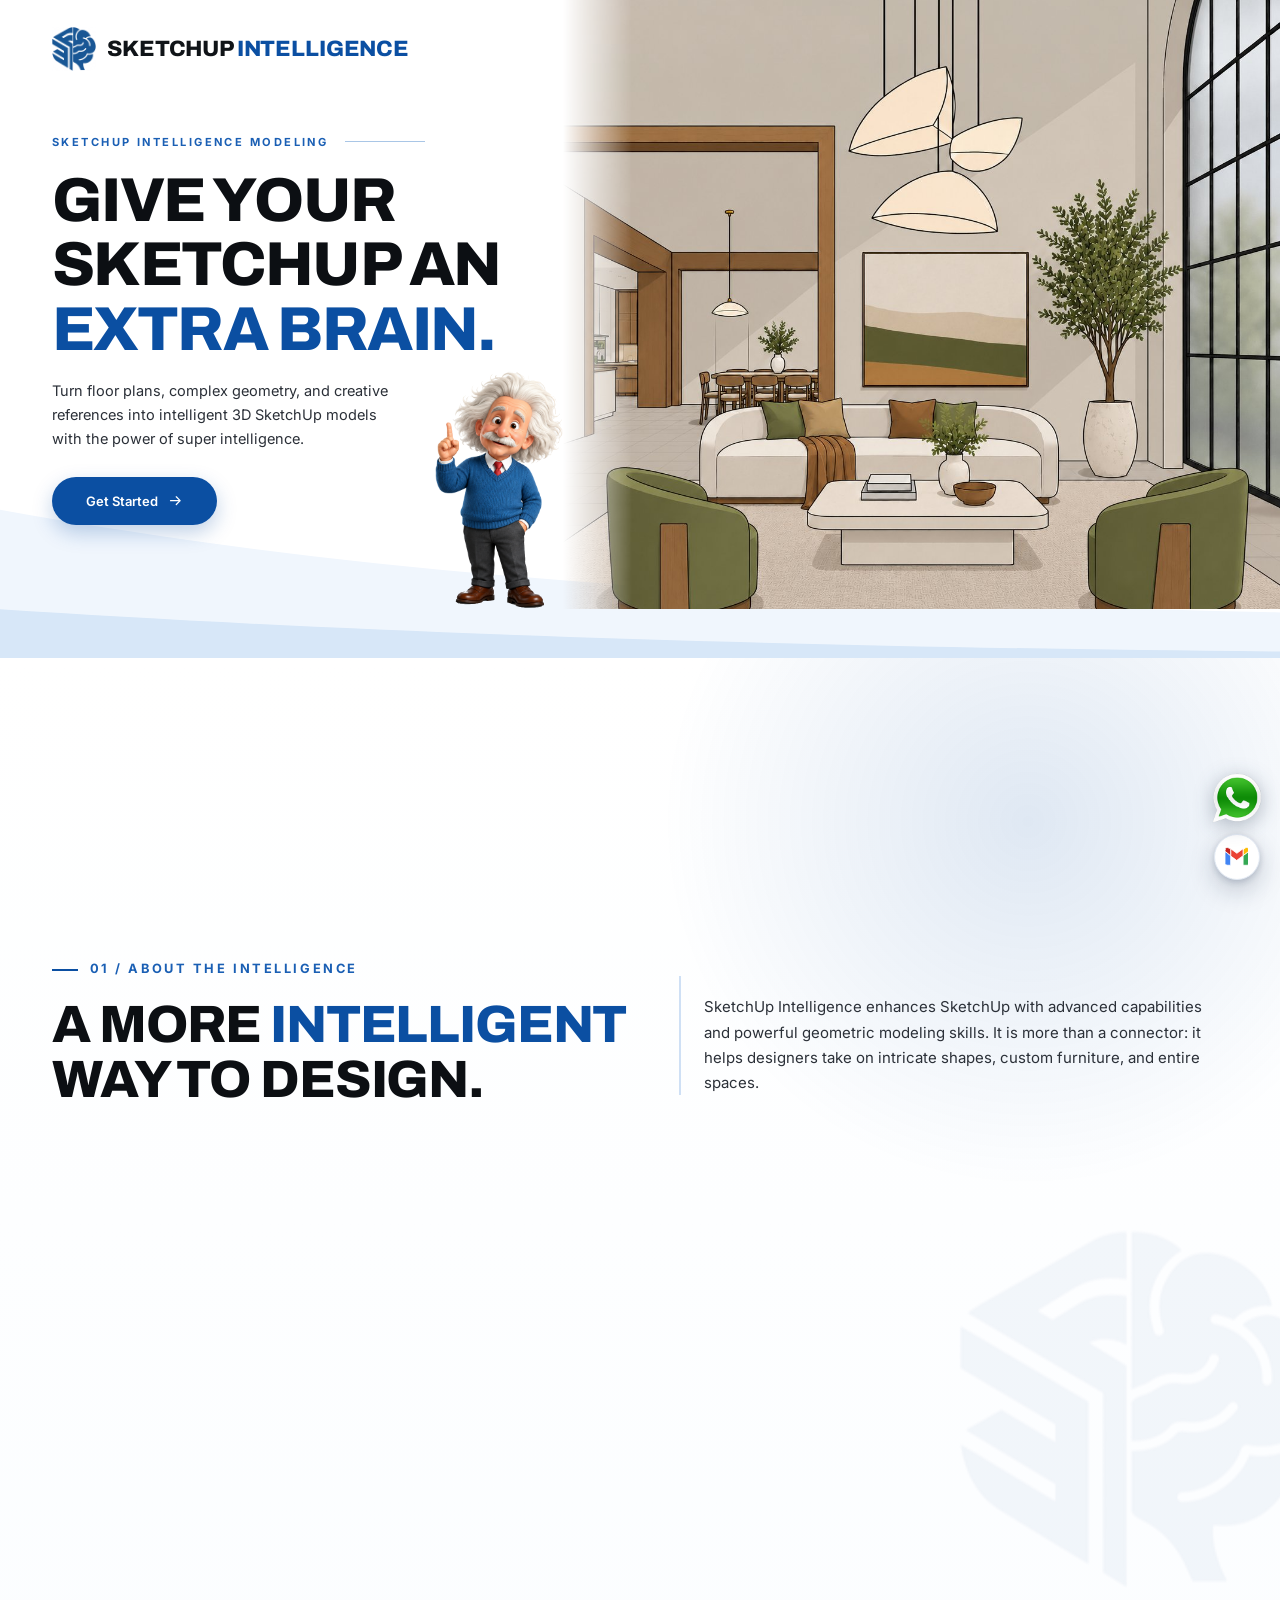
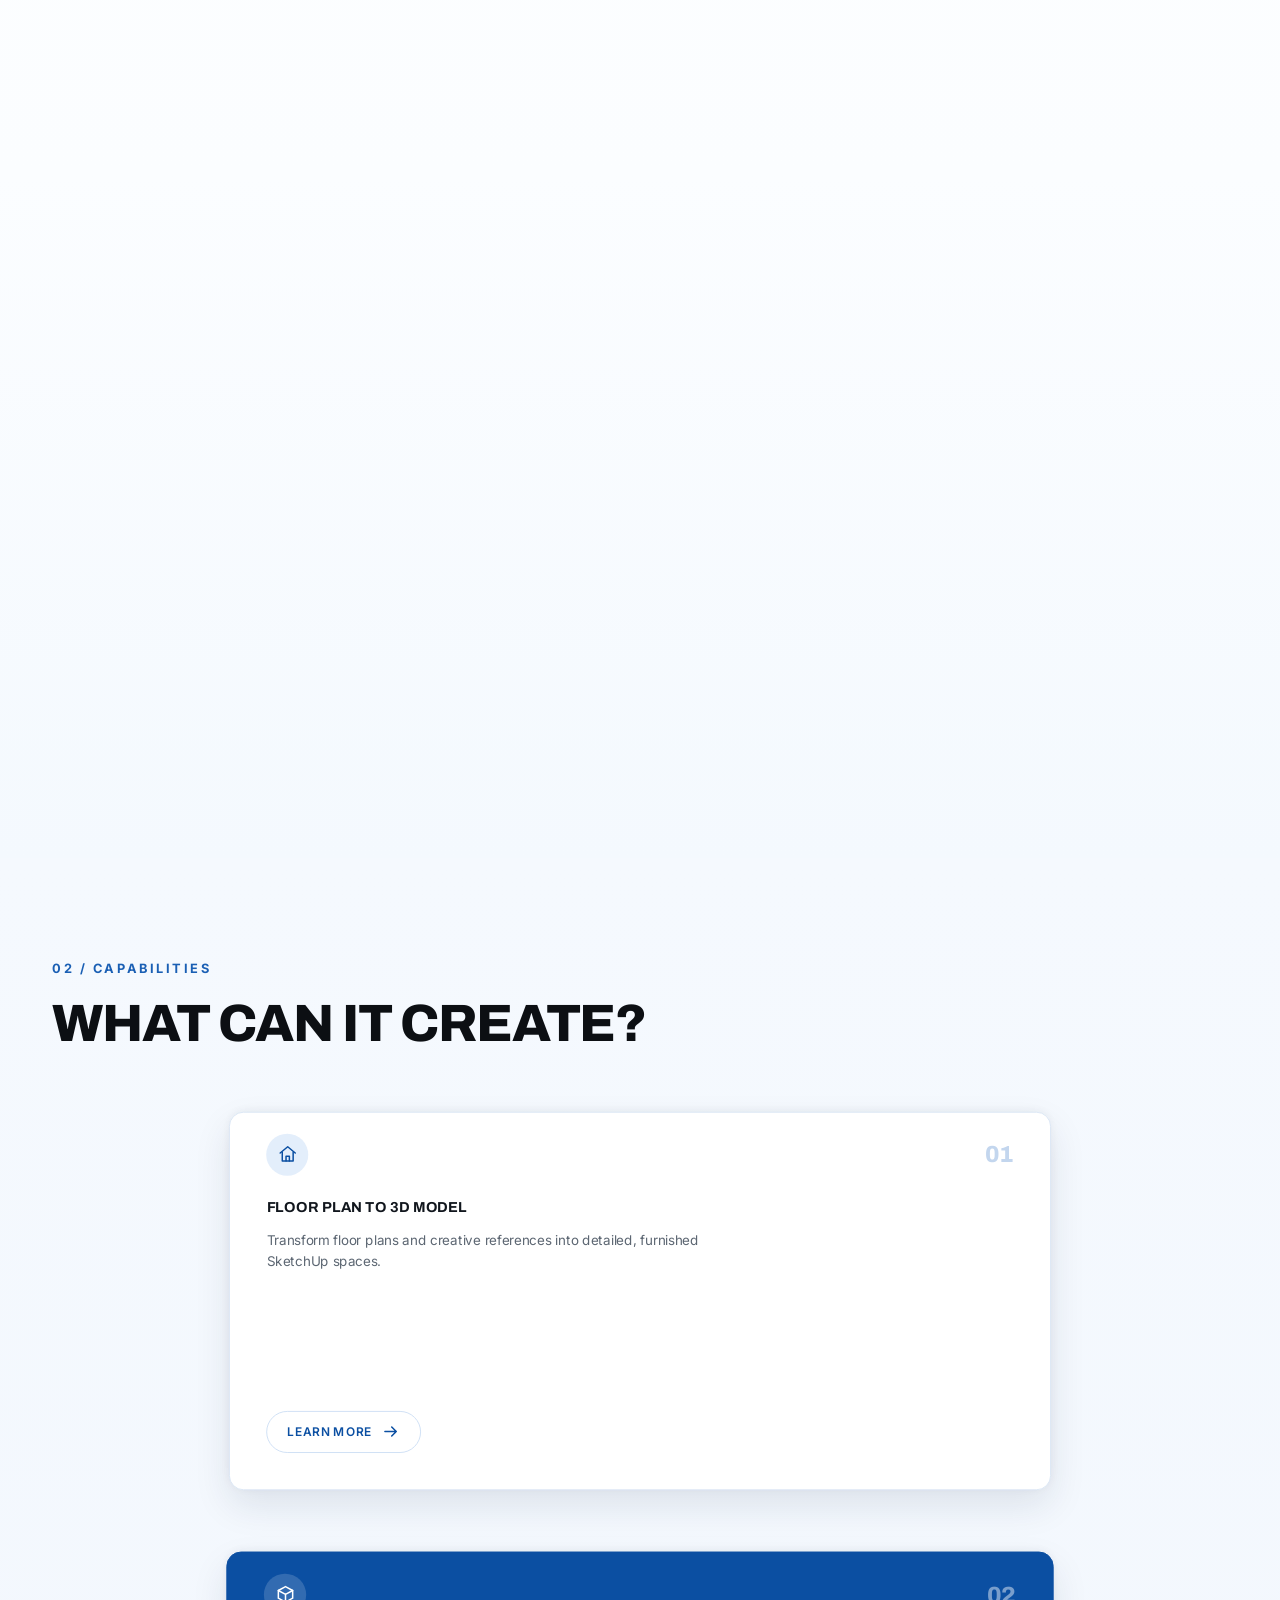
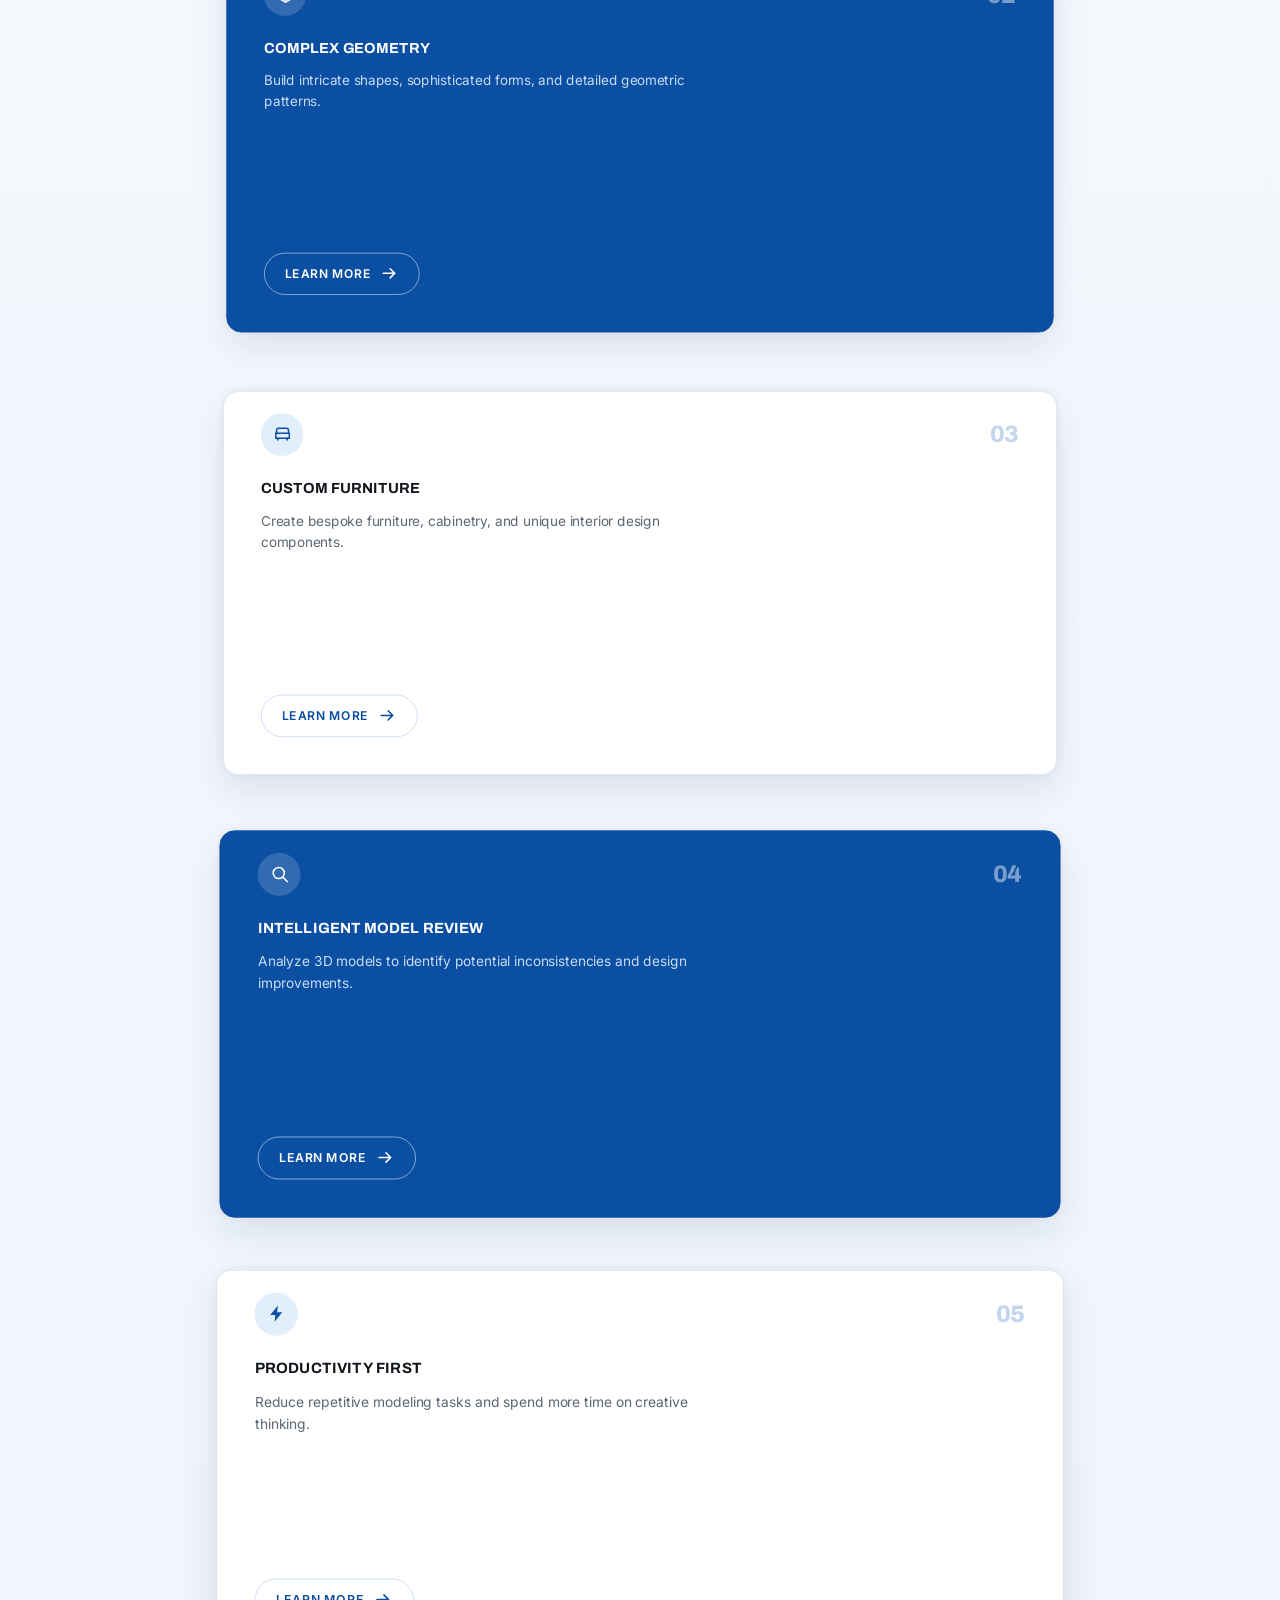
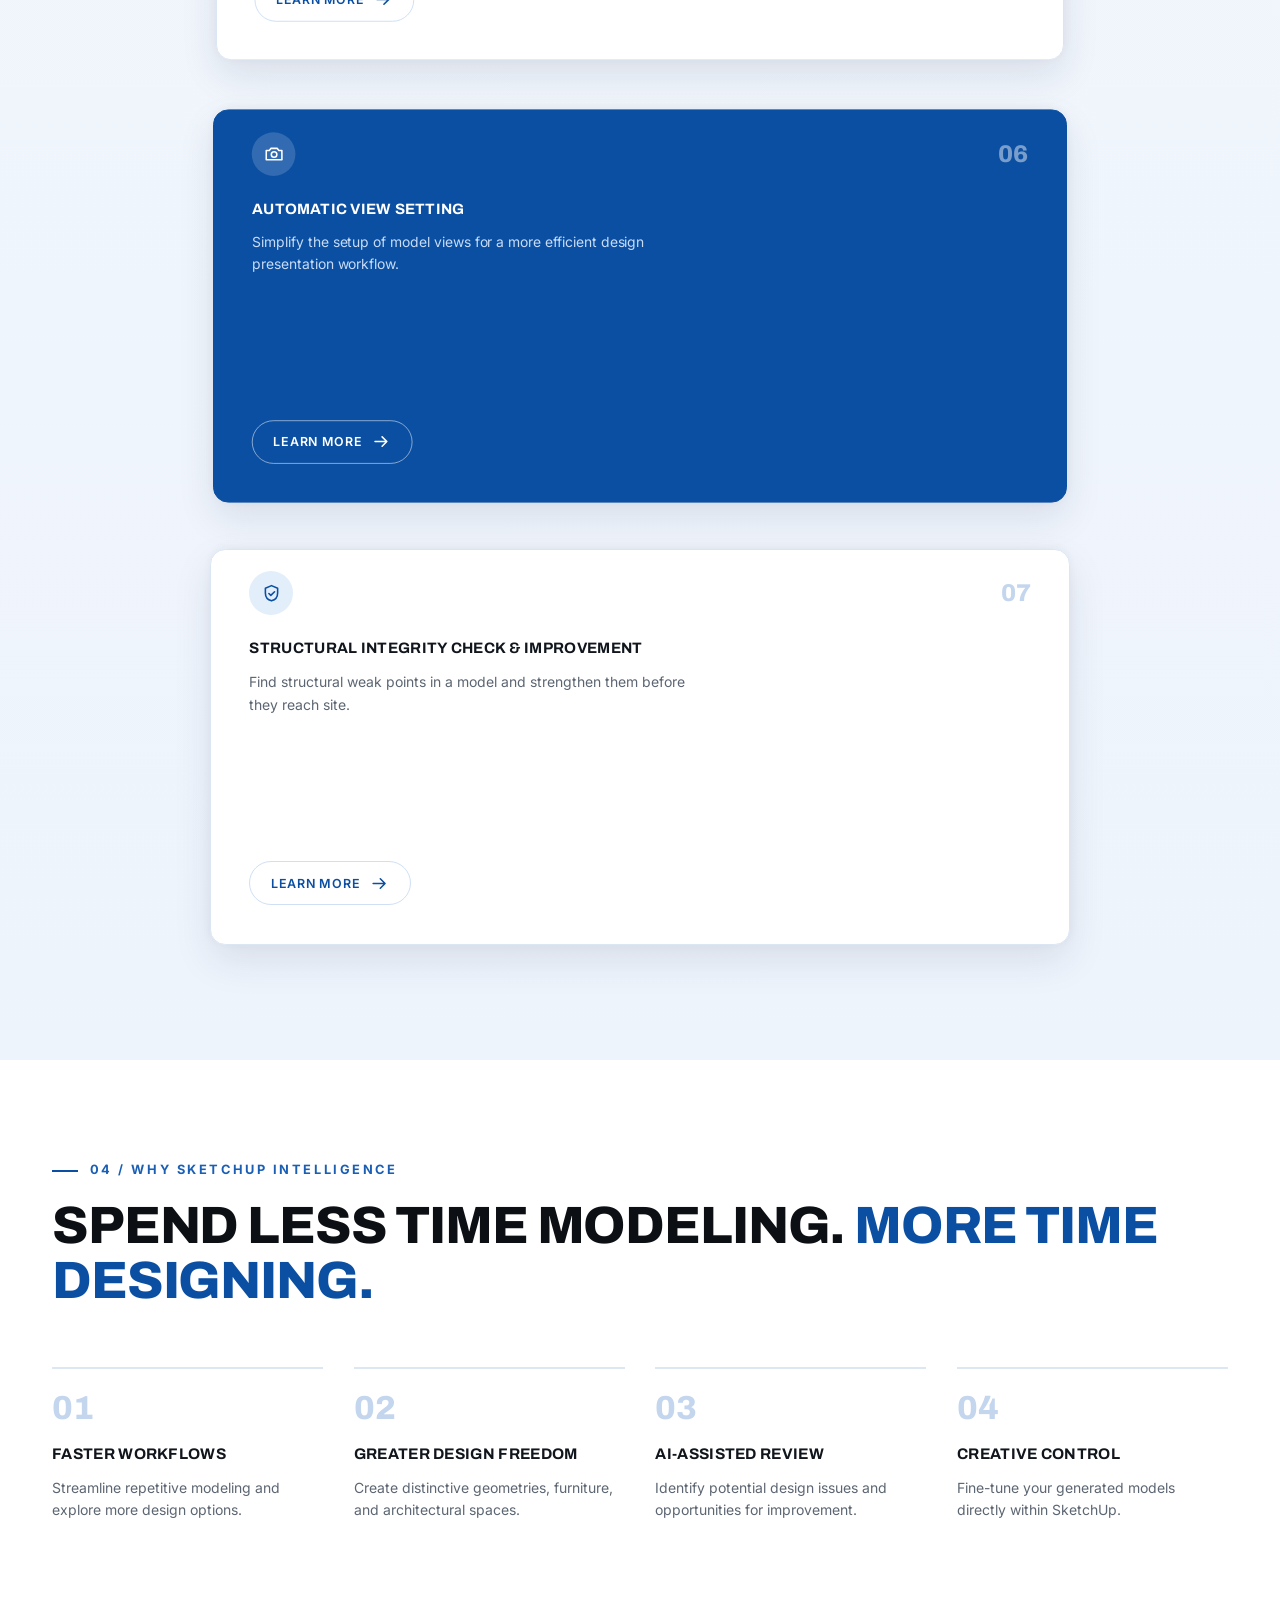
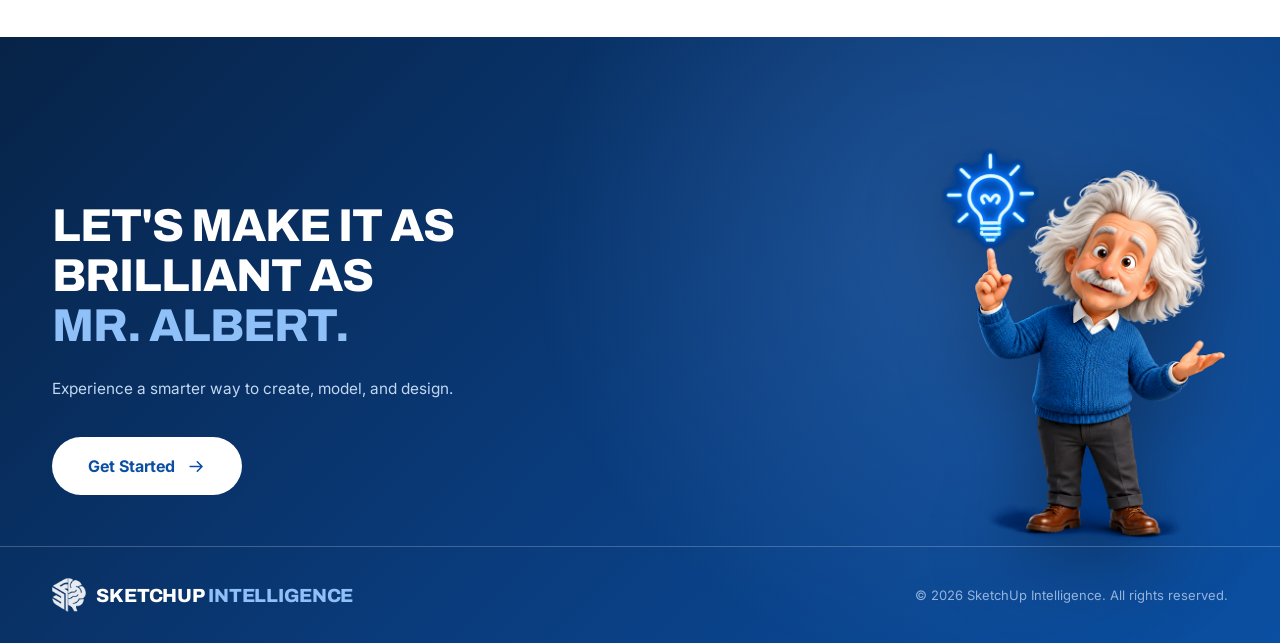
<file: index.html>
<!DOCTYPE html>
<html lang="en">
<head>
<meta charset="UTF-8" />
<meta name="viewport" content="width=device-width, initial-scale=1" />
<title>SketchUp Intelligence — Give Your SketchUp An Extra Brain</title>
<meta name="description" content="Turn floor plans, complex geometry, and creative references into intelligent 3D SketchUp models with the power of super intelligence." />
<!-- Brand mark as the tab icon. Paths are relative so the page still works
     opened straight off disk, not only when served from the site root. -->
<link rel="icon" href="favicon.ico" sizes="16x16 32x32 48x48 64x64" />
<link rel="apple-touch-icon" href="apple-touch-icon.png" />
<link rel="preconnect" href="https://fonts.googleapis.com" />
<link rel="preconnect" href="https://fonts.gstatic.com" crossorigin />
<link href="https://fonts.googleapis.com/css2?family=Archivo:wght@600;700;800;900&family=Inter:wght@400;500;600;700&display=swap" rel="stylesheet" />
<link rel="stylesheet" href="styles.css" />
<!-- Only hide reveal targets if scripting is actually running, so a JS
     failure can never leave the sections blank. Inline and before the
     stylesheet is applied, to avoid a flash of visible content. -->
<script>
/* Hide reveal targets only while scripting is actually working. If app.js
   never initialises, drop the flag so nothing stays stuck at opacity 0. */
(function (d, w) {
  d.documentElement.className += ' js-reveal';
  w.addEventListener('load', function () {
    setTimeout(function () {
      if (!w.__revealReady) d.documentElement.classList.remove('js-reveal');
    }, 400);
  });
})(document, window);
</script>
</head>
<body>

  <div class="page">

    <!-- decorative background curves -->
    <svg class="bg-curves" viewBox="0 0 1672 860" preserveAspectRatio="none" aria-hidden="true">
      <path d="M0,666 C420,742 900,784 1672,800 L1672,860 L0,860 Z" fill="#f0f6fd" />
      <path d="M0,796 C430,824 980,845 1672,851 L1672,860 L0,860 Z" fill="#d7e7f8" />
    </svg>

    <!-- hero artwork -->
    <div class="hero-art" data-reveal="right">
      <img class="backdrop" src="assets/interior.jpg" alt="Illustrated double-height living room with a tall arched window, olive tree, curved white sofa and green armchairs" />
    </div>

    <!-- header -->
    <header class="header">
      <a class="logo" href="#">
        <img src="assets/logo.png" alt="" />
        <span class="logo-text">SKETCHUP <span>INTELLIGENCE</span></span>
      </a>
    </header>

    <!-- hero copy -->
    <main class="hero">
      <p class="eyebrow" data-reveal><span>SketchUp Intelligence Modeling</span><i class="rule"></i></p>

      <h1 data-reveal>
        Give Your<br />
        SketchUp An<br />
        <em>Extra Brain.</em>
      </h1>

      <p class="lede" data-reveal>
        Turn floor plans, complex geometry, and creative<br />
        references into intelligent 3D SketchUp models<br />
        with the power of super intelligence.
      </p>

      <div class="cta-row" data-reveal>
        <a class="btn btn-primary" href="#get-started">
          Get Started
          <svg viewBox="0 0 24 24" aria-hidden="true"><path d="M4 12h15M13 6l6 6-6 6" /></svg>
        </a>
      </div>

      <!-- sits beside the artwork on desktop, below the button on mobile -->
      <img class="mascot" src="assets/einstein.png" alt="" aria-hidden="true" data-reveal="zoom" />
    </main>

  </div>

  <!-- ===================== 02 · introduction ===================== -->
  <section class="intro" id="about">
    <!-- .intro-pin is the scroll runway: it is taller than the viewport, and
         .intro-stick holds the section still while it passes. The claim cards
         below are animated off that runway's own timeline, so they fly in as
         you scroll rather than on a timer. Both only take effect where
         scroll-driven animations are supported and the viewport has room. -->
    <div class="intro-pin">
    <div class="intro-stick">
    <span class="intro-glow" aria-hidden="true" data-parallax="-0.05"></span>
    <img class="intro-mark" src="assets/logo.png" alt="" aria-hidden="true" data-parallax="0.07" />

    <div class="shell">
      <p class="section-eyebrow" data-reveal><i class="dash"></i>01 / About the Intelligence</p>

      <div class="intro-grid">
        <h2 class="section-title" data-reveal>A more <em>intelligent</em> way to design.</h2>

        <div class="intro-body" data-reveal="right">
          <p>
            SketchUp Intelligence enhances SketchUp with advanced capabilities and powerful
            geometric modeling skills. It is more than a connector: it helps designers take on
            intricate shapes, custom furniture, and entire spaces.
          </p>
        </div>
      </div>

      <div class="claims">
        <article class="claim" data-reveal="right">
          <span class="claim-icon">
            <svg viewBox="0 0 24 24" aria-hidden="true"><path d="M12 2.8 20.5 7.4v9.2L12 21.2 3.5 16.6V7.4z" /><path d="M3.5 7.4 12 12l8.5-4.6M12 12v9.2" /></svg>
          </span>
          <h3>Create complex models in a go.</h3>
        </article>

        <article class="claim" data-reveal="left">
          <span class="claim-icon">
            <svg viewBox="0 0 24 24" aria-hidden="true"><path d="M13.5 2.5 4.5 13.5h6l-1 8 9-11h-6z" fill="currentColor" stroke="none" /></svg>
          </span>
          <h3>More time for creative thinking.</h3>
        </article>
      </div>
    </div>
    </div>
    </div>
  </section>

  <!-- ===================== 03 · capabilities ===================== -->
  <section class="features" id="capabilities">
    <div class="shell">
      <p class="section-eyebrow" data-reveal>02 / Capabilities</p>
      <h2 class="section-title" data-reveal>What can it create?</h2>

      <div class="fgrid">
        <article class="fcard">
          <span class="fcard-head">
            <span class="badge">
              <svg viewBox="0 0 24 24" aria-hidden="true"><path d="M3 10.5 12 3l9 7.5" /><path d="M5.5 9.5V20h13V9.5" /><path d="M10 20v-5.5h4V20" /></svg>
            </span>
            <span class="fcard-num">01</span>
          </span>
          <h3>Floor Plan To 3D Model</h3>
          <p>Transform floor plans and creative references into detailed, furnished SketchUp spaces.</p>
          <a class="fcard-go" href="capabilities/floor-plan-to-3d-model.html" aria-label="Read more about Floor Plan To 3D Model">
            <span>Learn more</span>
            <svg viewBox="0 0 24 24" aria-hidden="true"><path d="M4 12h15M13 6l6 6-6 6" /></svg>
          </a>
        </article>

        <article class="fcard">
          <span class="fcard-head">
            <span class="badge">
              <svg viewBox="0 0 24 24" aria-hidden="true"><path d="M12 2.8 20.5 7.4v9.2L12 21.2 3.5 16.6V7.4z" /><path d="M3.5 7.4 12 12l8.5-4.6M12 12v9.2" /></svg>
            </span>
            <span class="fcard-num">02</span>
          </span>
          <h3>Complex Geometry</h3>
          <p>Build intricate shapes, sophisticated forms, and detailed geometric patterns.</p>
          <a class="fcard-go" href="capabilities/complex-geometry.html" aria-label="Read more about Complex Geometry">
            <span>Learn more</span>
            <svg viewBox="0 0 24 24" aria-hidden="true"><path d="M4 12h15M13 6l6 6-6 6" /></svg>
          </a>
        </article>

        <article class="fcard">
          <span class="fcard-head">
            <span class="badge">
              <svg viewBox="0 0 24 24" aria-hidden="true"><path d="M5 11V7.5A2.5 2.5 0 0 1 7.5 5h9A2.5 2.5 0 0 1 19 7.5V11" /><path d="M4 11h16v6H4z" /><path d="M6.5 17v2M17.5 17v2" /></svg>
            </span>
            <span class="fcard-num">03</span>
          </span>
          <h3>Custom Furniture</h3>
          <p>Create bespoke furniture, cabinetry, and unique interior design components.</p>
          <a class="fcard-go" href="capabilities/custom-furniture.html" aria-label="Read more about Custom Furniture">
            <span>Learn more</span>
            <svg viewBox="0 0 24 24" aria-hidden="true"><path d="M4 12h15M13 6l6 6-6 6" /></svg>
          </a>
        </article>

        <article class="fcard">
          <span class="fcard-head">
            <span class="badge">
              <svg viewBox="0 0 24 24" aria-hidden="true"><circle cx="11" cy="11" r="6.5" /><path d="M15.8 15.8 21 21" /></svg>
            </span>
            <span class="fcard-num">04</span>
          </span>
          <h3>Intelligent Model Review</h3>
          <p>Analyze 3D models to identify potential inconsistencies and design improvements.</p>
          <a class="fcard-go" href="capabilities/intelligent-model-review.html" aria-label="Read more about Intelligent Model Review">
            <span>Learn more</span>
            <svg viewBox="0 0 24 24" aria-hidden="true"><path d="M4 12h15M13 6l6 6-6 6" /></svg>
          </a>
        </article>

        <article class="fcard">
          <span class="fcard-head">
            <span class="badge">
              <svg viewBox="0 0 24 24" aria-hidden="true"><path d="M13.5 2.5 4.5 13.5h6l-1 8 9-11h-6z" fill="currentColor" stroke="none" /></svg>
            </span>
            <span class="fcard-num">05</span>
          </span>
          <h3>Productivity First</h3>
          <p>Reduce repetitive modeling tasks and spend more time on creative thinking.</p>
          <a class="fcard-go" href="capabilities/productivity-first.html" aria-label="Read more about Productivity First">
            <span>Learn more</span>
            <svg viewBox="0 0 24 24" aria-hidden="true"><path d="M4 12h15M13 6l6 6-6 6" /></svg>
          </a>
        </article>

        <article class="fcard">
          <span class="fcard-head">
            <span class="badge">
              <svg viewBox="0 0 24 24" aria-hidden="true"><path d="M3 8.5h3.5L8.5 6h7l2 2.5H21V19H3z" /><circle cx="12" cy="13" r="3.2" /></svg>
            </span>
            <span class="fcard-num">06</span>
          </span>
          <h3>Automatic View Setting</h3>
          <p>Simplify the setup of model views for a more efficient design presentation workflow.</p>
          <a class="fcard-go" href="capabilities/automatic-view-setting.html" aria-label="Read more about Automatic View Setting">
            <span>Learn more</span>
            <svg viewBox="0 0 24 24" aria-hidden="true"><path d="M4 12h15M13 6l6 6-6 6" /></svg>
          </a>
        </article>

        <article class="fcard">
          <span class="fcard-head">
            <span class="badge">
              <svg viewBox="0 0 24 24" aria-hidden="true"><path d="M12 3 19 6v5.4c0 4.3-2.9 7.9-7 9-4.1-1.1-7-4.7-7-9V6z" /><path d="m9 12 2.2 2.2L15.5 10" /></svg>
            </span>
            <span class="fcard-num">07</span>
          </span>
          <h3>Structural Integrity Check &amp; Improvement</h3>
          <p>Find structural weak points in a model and strengthen them before they reach site.</p>
          <a class="fcard-go" href="capabilities/structural-integrity-check.html" aria-label="Read more about Structural Integrity Check and Improvement">
            <span>Learn more</span>
            <svg viewBox="0 0 24 24" aria-hidden="true"><path d="M4 12h15M13 6l6 6-6 6" /></svg>
          </a>
        </article>
      </div>
    </div>
  </section>

  <!-- ===================== 04 · why ===================== -->
  <section class="why" id="why">
    <div class="shell">
      <p class="section-eyebrow" data-reveal><i class="dash"></i>04 / Why SketchUp Intelligence</p>
      <h2 class="section-title" data-reveal>Spend less time modeling. <em>More time designing.</em></h2>

      <div class="why-grid">
        <article class="why-item" data-reveal>
          <span class="why-num">01</span>
          <h3>Faster Workflows</h3>
          <p>Streamline repetitive modeling and explore more design options.</p>
        </article>

        <article class="why-item" data-reveal>
          <span class="why-num">02</span>
          <h3>Greater Design Freedom</h3>
          <p>Create distinctive geometries, furniture, and architectural spaces.</p>
        </article>

        <article class="why-item" data-reveal>
          <span class="why-num">03</span>
          <h3>AI-Assisted Review</h3>
          <p>Identify potential design issues and opportunities for improvement.</p>
        </article>

        <article class="why-item" data-reveal>
          <span class="why-num">04</span>
          <h3>Creative Control</h3>
          <p>Fine-tune your generated models directly within SketchUp.</p>
        </article>
      </div>
    </div>
  </section>

  <!-- ===================== final CTA + footer ===================== -->
  <section class="closing" id="start">
    <span class="closing-glow" aria-hidden="true" data-parallax="-0.06"></span>

    <div class="shell closing-grid">
      <div class="closing-copy">
        <h2 data-reveal>Let's make it as brilliant as <em>Mr.&nbsp;Albert.</em></h2>
        <p data-reveal>Experience a smarter way to create, model, and design.</p>
        <a class="closing-btn" data-reveal href="#get-started">
          Get Started
          <svg viewBox="0 0 24 24" aria-hidden="true"><path d="M4 12h15M13 6l6 6-6 6" /></svg>
        </a>
      </div>

      <img class="closing-mascot" src="assets/einstein-idea.png" alt="" aria-hidden="true" data-reveal="zoom" />
    </div>

    <footer class="site-footer">
      <div class="shell">
        <a class="logo" href="#" data-reveal>
          <img src="assets/logo.png" alt="" />
          <span class="logo-text">SKETCHUP <span>INTELLIGENCE</span></span>
        </a>

        <p class="footer-note" data-reveal>&copy; 2026 SketchUp Intelligence. All rights reserved.</p>
      </div>
    </footer>
  </section>

  <!-- Floating contact shortcuts, fixed bottom-right on every page.
       WhatsApp opens a direct chat; wa.me needs the full international
       number with no plus sign or spaces. -->
  <div class="quick-contact">
    <a class="qc-btn qc-whatsapp" href="https://wa.me/919207887312" target="_blank" rel="noopener noreferrer" aria-label="Chat with us on WhatsApp">
      <img src="assets/whatsapp.png" alt="" />
    </a>

    <a class="qc-btn qc-mail" href="#get-started" aria-label="Email us">
      <svg viewBox="0 0 52 40" aria-hidden="true">
        <path fill="#4285f4" d="M3.6 40h8.8V18.9L0 9.5v26.9C0 38 1.6 40 3.6 40z"/>
        <path fill="#34a853" d="M39.6 40h8.8c2 0 3.6-2 3.6-3.6V9.5l-12.4 9.4V40z"/>
        <path fill="#fbbc04" d="M39.6 3.6v15.3L52 9.5v-4c0-3.7-4.2-5.8-7.2-3.6l-5.2 3.7z"/>
        <path fill="#ea4335" d="M12.4 18.9V3.6L26 13.8 39.6 3.6v15.3L26 29.1z"/>
        <path fill="#c5221f" d="M0 5.5v4l12.4 9.4V3.6L7.2 1.9C4.2-.3 0 1.8 0 5.5z"/>
      </svg>
    </a>
  </div>

  <!-- ===================== enquiry modal ===================== -->
  <div class="modal" id="contact-modal" hidden>
    <div class="modal-backdrop" data-close></div>

    <div class="modal-card" role="dialog" aria-modal="true" aria-labelledby="modal-title">
      <button class="modal-close" type="button" data-close aria-label="Close">
        <svg viewBox="0 0 24 24" aria-hidden="true"><path d="M6 6l12 12M18 6L6 18" /></svg>
      </button>

      <p class="modal-eyebrow">
        <svg viewBox="0 0 24 24" aria-hidden="true">
          <path d="M12 2.5l1.9 5.3 5.3 1.9-5.3 1.9L12 16.9l-1.9-5.3L4.8 9.7l5.3-1.9z" fill="currentColor" stroke="none" />
          <path d="M18.5 15.5l.9 2.4 2.4.9-2.4.9-.9 2.4-.9-2.4-2.4-.9 2.4-.9z" fill="currentColor" stroke="none" />
        </svg>
        SketchUp Intelligence
      </p>

      <h2 id="modal-title">Tell us about your project</h2>
      <p class="modal-sub">We'll review your brief and get back within 24 hours.</p>

      <form class="modal-form" novalidate>
        <div class="field">
          <label for="f-name">Your Name</label>
          <input id="f-name" name="name" type="text" placeholder="e.g. Alex Rivera" required />
          <p class="error">Please tell us your name.</p>
        </div>

        <div class="field">
          <label for="f-email">Email Address</label>
          <input id="f-email" name="email" type="email" placeholder="hello@yourbrand.com" required />
          <p class="error">Please enter a valid email address.</p>
        </div>

        <div class="field">
          <label for="f-phone">Phone Number</label>
          <input id="f-phone" name="phone" type="tel" placeholder="+91 00000 00000" />
        </div>

        <div class="field">
          <label for="f-brief">Brief / Goals</label>
          <textarea id="f-brief" name="brief" rows="3"
            placeholder="Budget range, timeline, or anything that helps us understand your goal..."></textarea>
        </div>

        <button class="modal-submit" type="submit">
          Submit
          <svg viewBox="0 0 24 24" aria-hidden="true"><path d="M4 12h15M13 6l6 6-6 6" /></svg>
        </button>

        <p class="modal-foot">We reply within 24 hours. No calls required to start.</p>
      </form>

      <div class="modal-done" hidden>
        <span class="tick">
          <svg viewBox="0 0 24 24" aria-hidden="true"><path d="M5 12.5l4.5 4.5L19 7.5" /></svg>
        </span>
        <h3>Thanks — brief received.</h3>
        <p>We'll review it and get back to you within 24 hours.</p>
        <button class="modal-submit" type="button" data-close>Close</button>
      </div>
    </div>
  </div>

  <script src="app.js"></script>
</body>
</html>
</file>
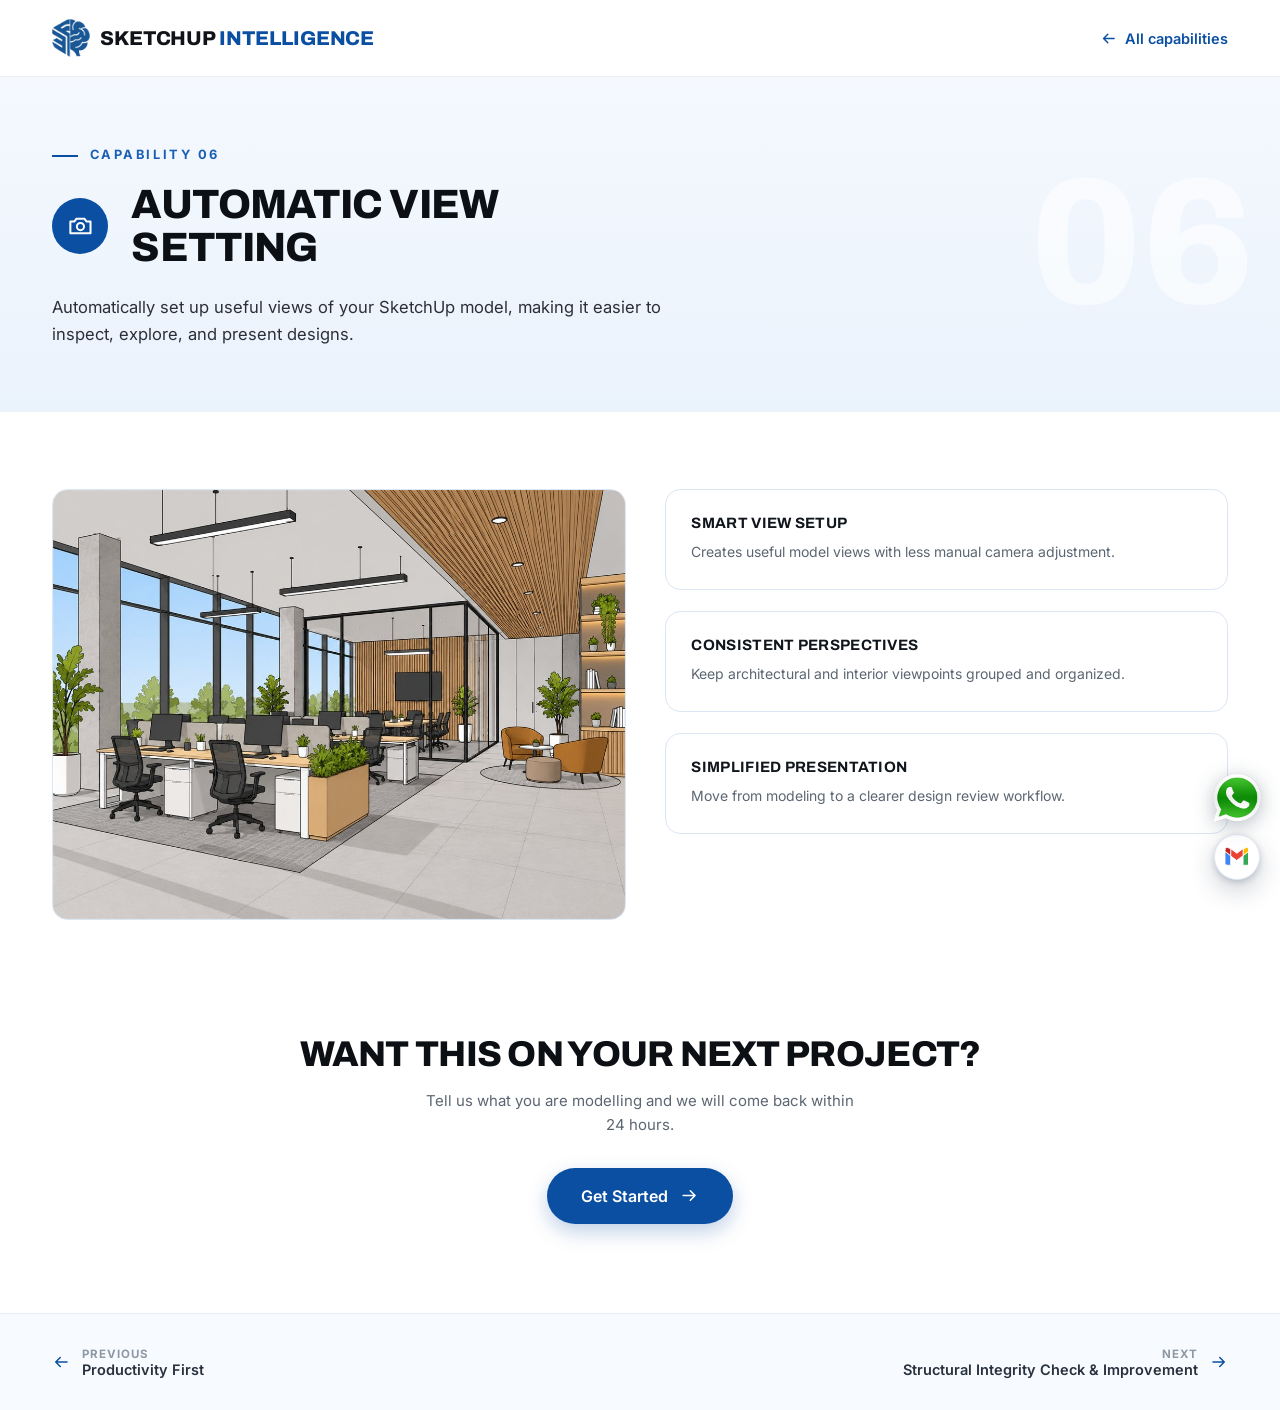
<file: capabilities/automatic-view-setting.html>
<!DOCTYPE html>
<html lang="en">
<head>
<meta charset="UTF-8" />
<meta name="viewport" content="width=device-width, initial-scale=1" />
<title>Automatic View Setting — SketchUp Intelligence</title>
<meta name="description" content="Automatically set up useful views of your SketchUp model, making it easier to inspect, explore, and present designs." />
<!-- Brand mark as the tab icon. Paths are relative so the page still works
     opened straight off disk, not only when served from the site root. -->
<link rel="icon" href="../favicon.ico" sizes="16x16 32x32 48x48 64x64" />
<link rel="apple-touch-icon" href="../apple-touch-icon.png" />
<link rel="preconnect" href="https://fonts.googleapis.com" />
<link rel="preconnect" href="https://fonts.gstatic.com" crossorigin />
<link href="https://fonts.googleapis.com/css2?family=Archivo:wght@600;700;800;900&family=Inter:wght@400;500;600;700&display=swap" rel="stylesheet" />
<link rel="stylesheet" href="../styles.css" />
<script>
/* Hide reveal targets only while scripting is actually working. If app.js
   never initialises, drop the flag so nothing stays stuck at opacity 0. */
(function (d, w) {
  d.documentElement.className += ' js-reveal';
  w.addEventListener('load', function () {
    setTimeout(function () {
      if (!w.__revealReady) d.documentElement.classList.remove('js-reveal');
    }, 400);
  });
})(document, window);
</script>
</head>
<body class="subpage">

  <header class="sub-header">
    <a class="logo" href="../index.html" data-reveal>
      <img src="../assets/logo.png" alt="" />
      <span class="logo-text">SKETCHUP <span>INTELLIGENCE</span></span>
    </a>

    <a class="back-link" href="../index.html#capabilities" aria-label="Back to all capabilities">
      <svg viewBox="0 0 24 24" aria-hidden="true"><path d="M20 12H5M11 18l-6-6 6-6" /></svg>
      <span>All capabilities</span>
    </a>
  </header>

  <main>
    <section class="cap-hero">
      <span class="cap-watermark" aria-hidden="true">06</span>
      <div class="shell">
        <p class="section-eyebrow" data-reveal><i class="dash"></i>Capability 06</p>
        <div class="cap-head" data-reveal>
          <span class="badge cap-badge">
            <svg viewBox="0 0 24 24" aria-hidden="true"><path d="M3 8.5h3.5L8.5 6h7l2 2.5H21V19H3z" /><circle cx="12" cy="13" r="3.2" /></svg>
          </span>
          <h1 class="section-title">Automatic View Setting</h1>
        </div>
        <p class="cap-lead" data-reveal>Automatically set up useful views of your SketchUp model, making it easier to inspect, explore, and present designs.</p>
      </div>
    </section>

    <section class="cap-body">
      <div class="shell">
        <div class="cap-split">
          <figure class="cap-shot" data-reveal="left">
            <img src="../assets/cap-view-setting.jpg" alt="An interior view of a modelled open-plan office, framed ready for presentation" />
          </figure>
          <div class="cap-points is-stacked">
            <article class="cap-point" data-reveal="right">
              <h2>Smart View Setup</h2>
              <p>Creates useful model views with less manual camera adjustment.</p>
            </article>
            <article class="cap-point" data-reveal="right">
              <h2>Consistent Perspectives</h2>
              <p>Keep architectural and interior viewpoints grouped and organized.</p>
            </article>
            <article class="cap-point" data-reveal="right">
              <h2>Simplified Presentation</h2>
              <p>Move from modeling to a clearer design review workflow.</p>
            </article>
          </div>
        </div>
      </div>
    </section>

    <section class="cap-cta">
      <div class="shell">
        <h2 data-reveal>Want this on your next project?</h2>
        <p data-reveal>Tell us what you are modelling and we will come back within 24 hours.</p>
        <a class="btn btn-primary cap-cta-btn" data-reveal href="../index.html#get-started">
          Get Started
          <svg viewBox="0 0 24 24" aria-hidden="true"><path d="M4 12h15M13 6l6 6-6 6" /></svg>
        </a>
      </div>
    </section>

    <nav class="cap-nav">
      <div class="shell">
        <a class="cap-nav-link prev" href="productivity-first.html" data-reveal="left">
          <svg viewBox="0 0 24 24" aria-hidden="true"><path d="M20 12H5M11 18l-6-6 6-6" /></svg>
          <span><em>Previous</em>Productivity First</span>
        </a>
        <a class="cap-nav-link next" href="structural-integrity-check.html" data-reveal="right">
          <span><em>Next</em>Structural Integrity Check &amp; Improvement</span>
          <svg viewBox="0 0 24 24" aria-hidden="true"><path d="M4 12h15M13 6l6 6-6 6" /></svg>
        </a>
      </div>
    </nav>
  </main>

  <!-- Floating contact shortcuts, fixed bottom-right on every page.
       WhatsApp opens a direct chat; wa.me needs the full international
       number with no plus sign or spaces. -->
  <div class="quick-contact">
    <a class="qc-btn qc-whatsapp" href="https://wa.me/919207887312" target="_blank" rel="noopener noreferrer" aria-label="Chat with us on WhatsApp">
      <img src="../assets/whatsapp.png" alt="" />
    </a>

    <a class="qc-btn qc-mail" href="../index.html#get-started" aria-label="Email us">
      <svg viewBox="0 0 52 40" aria-hidden="true">
        <path fill="#4285f4" d="M3.6 40h8.8V18.9L0 9.5v26.9C0 38 1.6 40 3.6 40z"/>
        <path fill="#34a853" d="M39.6 40h8.8c2 0 3.6-2 3.6-3.6V9.5l-12.4 9.4V40z"/>
        <path fill="#fbbc04" d="M39.6 3.6v15.3L52 9.5v-4c0-3.7-4.2-5.8-7.2-3.6l-5.2 3.7z"/>
        <path fill="#ea4335" d="M12.4 18.9V3.6L26 13.8 39.6 3.6v15.3L26 29.1z"/>
        <path fill="#c5221f" d="M0 5.5v4l12.4 9.4V3.6L7.2 1.9C4.2-.3 0 1.8 0 5.5z"/>
      </svg>
    </a>
  </div>

  <script src="../app.js"></script>
</body>
</html>
</file>
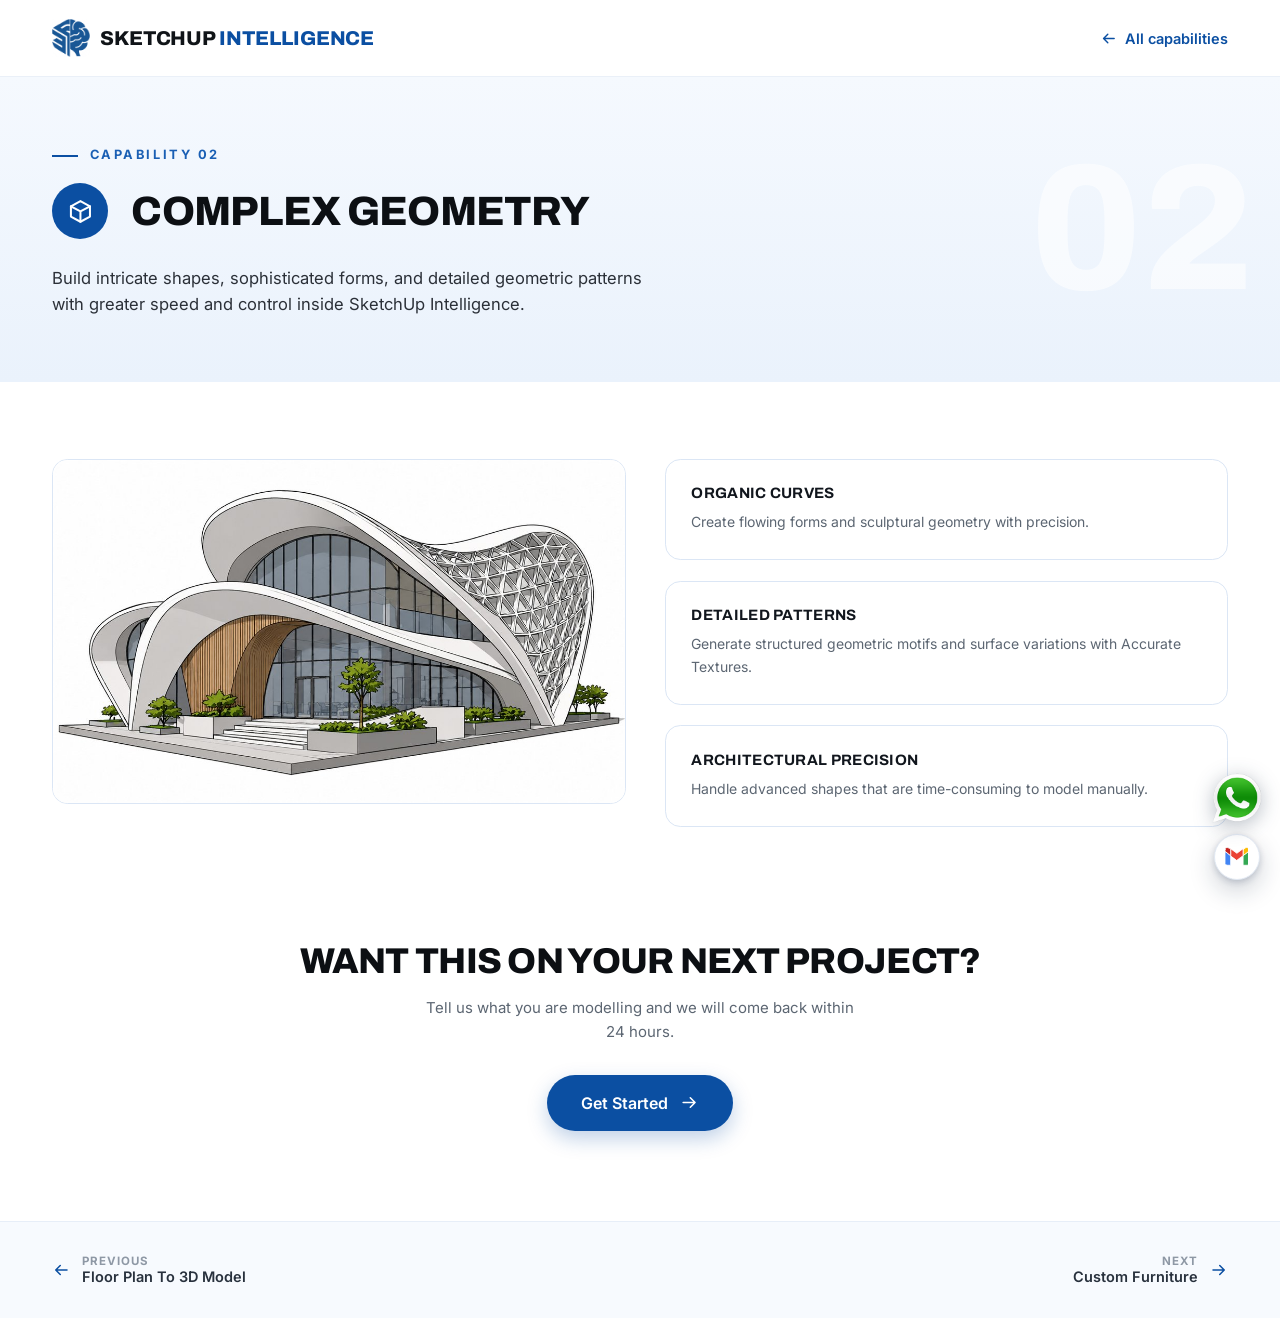
<file: capabilities/complex-geometry.html>
<!DOCTYPE html>
<html lang="en">
<head>
<meta charset="UTF-8" />
<meta name="viewport" content="width=device-width, initial-scale=1" />
<title>Complex Geometry — SketchUp Intelligence</title>
<meta name="description" content="Build intricate shapes, sophisticated forms, and detailed geometric patterns with greater speed and control inside SketchUp Intelligence." />
<!-- Brand mark as the tab icon. Paths are relative so the page still works
     opened straight off disk, not only when served from the site root. -->
<link rel="icon" href="../favicon.ico" sizes="16x16 32x32 48x48 64x64" />
<link rel="apple-touch-icon" href="../apple-touch-icon.png" />
<link rel="preconnect" href="https://fonts.googleapis.com" />
<link rel="preconnect" href="https://fonts.gstatic.com" crossorigin />
<link href="https://fonts.googleapis.com/css2?family=Archivo:wght@600;700;800;900&family=Inter:wght@400;500;600;700&display=swap" rel="stylesheet" />
<link rel="stylesheet" href="../styles.css" />
<script>
/* Hide reveal targets only while scripting is actually working. If app.js
   never initialises, drop the flag so nothing stays stuck at opacity 0. */
(function (d, w) {
  d.documentElement.className += ' js-reveal';
  w.addEventListener('load', function () {
    setTimeout(function () {
      if (!w.__revealReady) d.documentElement.classList.remove('js-reveal');
    }, 400);
  });
})(document, window);
</script>
</head>
<body class="subpage">

  <header class="sub-header">
    <a class="logo" href="../index.html" data-reveal>
      <img src="../assets/logo.png" alt="" />
      <span class="logo-text">SKETCHUP <span>INTELLIGENCE</span></span>
    </a>

    <a class="back-link" href="../index.html#capabilities" aria-label="Back to all capabilities">
      <svg viewBox="0 0 24 24" aria-hidden="true"><path d="M20 12H5M11 18l-6-6 6-6" /></svg>
      <span>All capabilities</span>
    </a>
  </header>

  <main>
    <section class="cap-hero">
      <span class="cap-watermark" aria-hidden="true">02</span>
      <div class="shell">
        <p class="section-eyebrow" data-reveal><i class="dash"></i>Capability 02</p>
        <div class="cap-head" data-reveal>
          <span class="badge cap-badge">
            <svg viewBox="0 0 24 24" aria-hidden="true"><path d="M12 2.8 20.5 7.4v9.2L12 21.2 3.5 16.6V7.4z" /><path d="M3.5 7.4 12 12l8.5-4.6M12 12v9.2" /></svg>
          </span>
          <h1 class="section-title">Complex Geometry</h1>
        </div>
        <p class="cap-lead" data-reveal>Build intricate shapes, sophisticated forms, and detailed geometric patterns with greater speed and control inside SketchUp Intelligence.</p>
      </div>
    </section>

    <section class="cap-body">
      <div class="shell">
        <div class="cap-split">
          <figure class="cap-shot" data-reveal="left">
            <img src="../assets/cap-complex-geometry.jpg" alt="A pavilion of sweeping white shell roofs over a glazed facade, with a triangulated diagrid shading screen" />
          </figure>
          <div class="cap-points is-stacked">
            <article class="cap-point" data-reveal="right">
              <h2>Organic Curves</h2>
              <p>Create flowing forms and sculptural geometry with precision.</p>
            </article>
            <article class="cap-point" data-reveal="right">
              <h2>Detailed Patterns</h2>
              <p>Generate structured geometric motifs and surface variations with Accurate Textures.</p>
            </article>
            <article class="cap-point" data-reveal="right">
              <h2>Architectural Precision</h2>
              <p>Handle advanced shapes that are time-consuming to model manually.</p>
            </article>
          </div>
        </div>
      </div>
    </section>

    <section class="cap-cta">
      <div class="shell">
        <h2 data-reveal>Want this on your next project?</h2>
        <p data-reveal>Tell us what you are modelling and we will come back within 24 hours.</p>
        <a class="btn btn-primary cap-cta-btn" data-reveal href="../index.html#get-started">
          Get Started
          <svg viewBox="0 0 24 24" aria-hidden="true"><path d="M4 12h15M13 6l6 6-6 6" /></svg>
        </a>
      </div>
    </section>

    <nav class="cap-nav">
      <div class="shell">
        <a class="cap-nav-link prev" href="floor-plan-to-3d-model.html" data-reveal="left">
          <svg viewBox="0 0 24 24" aria-hidden="true"><path d="M20 12H5M11 18l-6-6 6-6" /></svg>
          <span><em>Previous</em>Floor Plan To 3D Model</span>
        </a>
        <a class="cap-nav-link next" href="custom-furniture.html" data-reveal="right">
          <span><em>Next</em>Custom Furniture</span>
          <svg viewBox="0 0 24 24" aria-hidden="true"><path d="M4 12h15M13 6l6 6-6 6" /></svg>
        </a>
      </div>
    </nav>
  </main>

  <!-- Floating contact shortcuts, fixed bottom-right on every page.
       WhatsApp opens a direct chat; wa.me needs the full international
       number with no plus sign or spaces. -->
  <div class="quick-contact">
    <a class="qc-btn qc-whatsapp" href="https://wa.me/919207887312" target="_blank" rel="noopener noreferrer" aria-label="Chat with us on WhatsApp">
      <img src="../assets/whatsapp.png" alt="" />
    </a>

    <a class="qc-btn qc-mail" href="../index.html#get-started" aria-label="Email us">
      <svg viewBox="0 0 52 40" aria-hidden="true">
        <path fill="#4285f4" d="M3.6 40h8.8V18.9L0 9.5v26.9C0 38 1.6 40 3.6 40z"/>
        <path fill="#34a853" d="M39.6 40h8.8c2 0 3.6-2 3.6-3.6V9.5l-12.4 9.4V40z"/>
        <path fill="#fbbc04" d="M39.6 3.6v15.3L52 9.5v-4c0-3.7-4.2-5.8-7.2-3.6l-5.2 3.7z"/>
        <path fill="#ea4335" d="M12.4 18.9V3.6L26 13.8 39.6 3.6v15.3L26 29.1z"/>
        <path fill="#c5221f" d="M0 5.5v4l12.4 9.4V3.6L7.2 1.9C4.2-.3 0 1.8 0 5.5z"/>
      </svg>
    </a>
  </div>

  <script src="../app.js"></script>
</body>
</html>
</file>
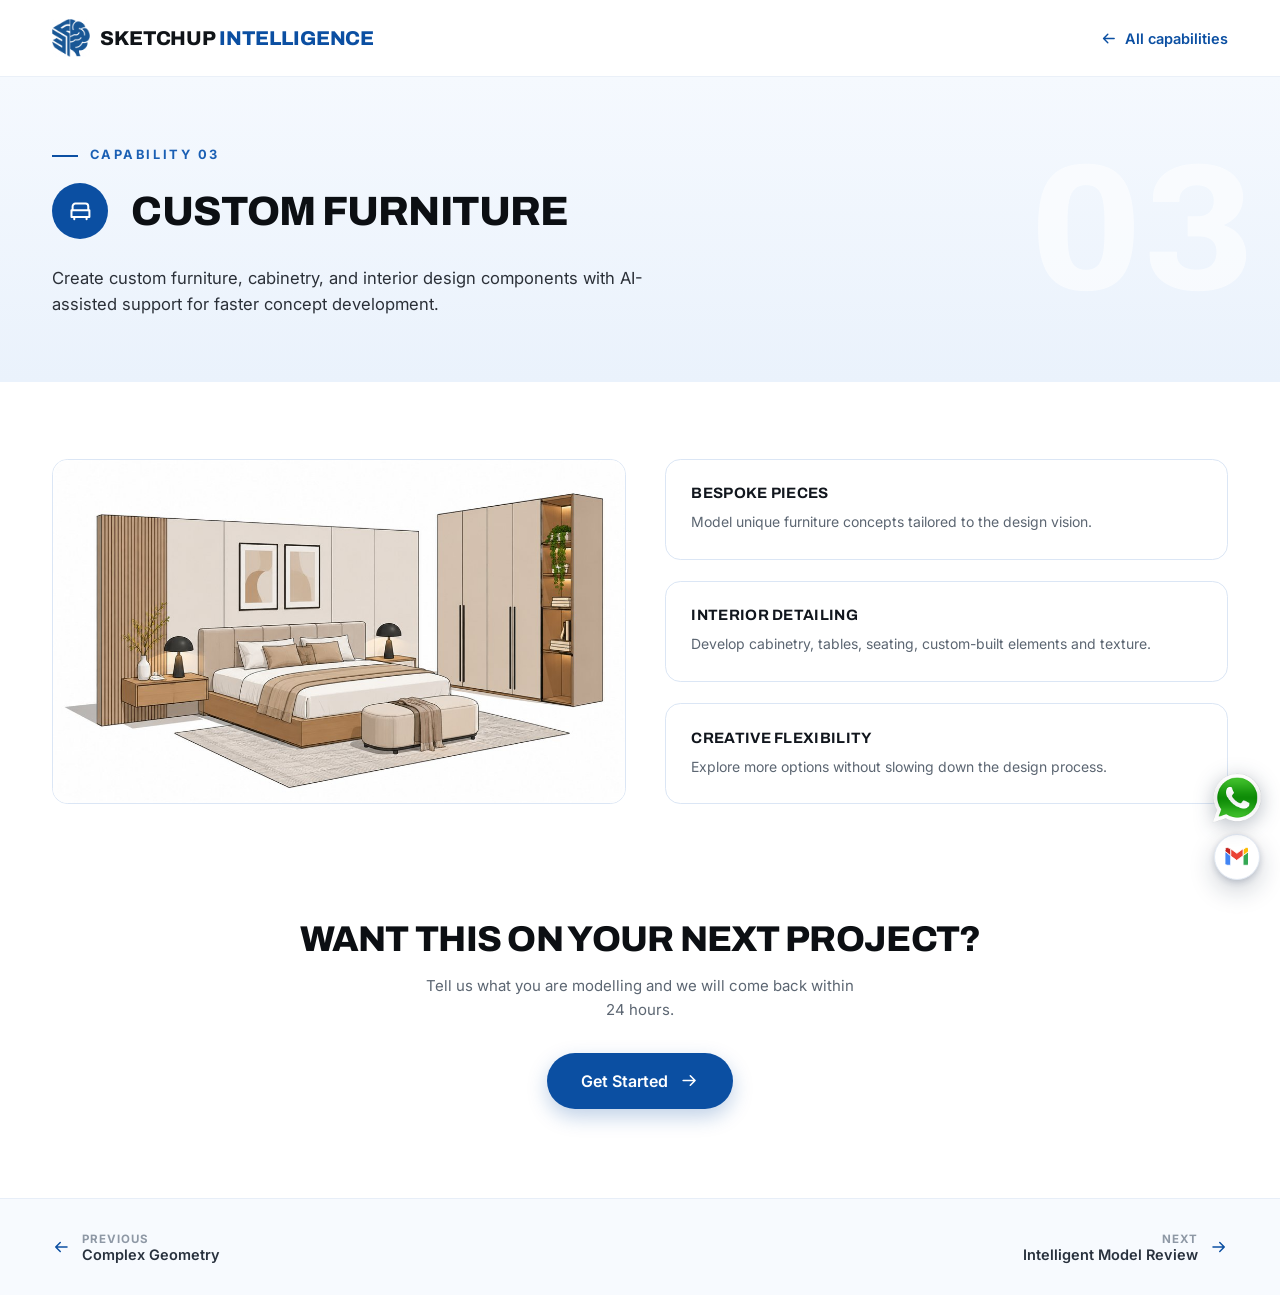
<file: capabilities/custom-furniture.html>
<!DOCTYPE html>
<html lang="en">
<head>
<meta charset="UTF-8" />
<meta name="viewport" content="width=device-width, initial-scale=1" />
<title>Custom Furniture — SketchUp Intelligence</title>
<meta name="description" content="Create custom furniture, cabinetry, and interior design components with AI-assisted support for faster concept development." />
<!-- Brand mark as the tab icon. Paths are relative so the page still works
     opened straight off disk, not only when served from the site root. -->
<link rel="icon" href="../favicon.ico" sizes="16x16 32x32 48x48 64x64" />
<link rel="apple-touch-icon" href="../apple-touch-icon.png" />
<link rel="preconnect" href="https://fonts.googleapis.com" />
<link rel="preconnect" href="https://fonts.gstatic.com" crossorigin />
<link href="https://fonts.googleapis.com/css2?family=Archivo:wght@600;700;800;900&family=Inter:wght@400;500;600;700&display=swap" rel="stylesheet" />
<link rel="stylesheet" href="../styles.css" />
<script>
/* Hide reveal targets only while scripting is actually working. If app.js
   never initialises, drop the flag so nothing stays stuck at opacity 0. */
(function (d, w) {
  d.documentElement.className += ' js-reveal';
  w.addEventListener('load', function () {
    setTimeout(function () {
      if (!w.__revealReady) d.documentElement.classList.remove('js-reveal');
    }, 400);
  });
})(document, window);
</script>
</head>
<body class="subpage">

  <header class="sub-header">
    <a class="logo" href="../index.html" data-reveal>
      <img src="../assets/logo.png" alt="" />
      <span class="logo-text">SKETCHUP <span>INTELLIGENCE</span></span>
    </a>

    <a class="back-link" href="../index.html#capabilities" aria-label="Back to all capabilities">
      <svg viewBox="0 0 24 24" aria-hidden="true"><path d="M20 12H5M11 18l-6-6 6-6" /></svg>
      <span>All capabilities</span>
    </a>
  </header>

  <main>
    <section class="cap-hero">
      <span class="cap-watermark" aria-hidden="true">03</span>
      <div class="shell">
        <p class="section-eyebrow" data-reveal><i class="dash"></i>Capability 03</p>
        <div class="cap-head" data-reveal>
          <span class="badge cap-badge">
            <svg viewBox="0 0 24 24" aria-hidden="true"><path d="M5 11V7.5A2.5 2.5 0 0 1 7.5 5h9A2.5 2.5 0 0 1 19 7.5V11" /><path d="M4 11h16v6H4z" /><path d="M6.5 17v2M17.5 17v2" /></svg>
          </span>
          <h1 class="section-title">Custom Furniture</h1>
        </div>
        <p class="cap-lead" data-reveal>Create custom furniture, cabinetry, and interior design components with AI-assisted support for faster concept development.</p>
      </div>
    </section>

    <section class="cap-body">
      <div class="shell">
        <div class="cap-split">
          <figure class="cap-shot" data-reveal="left">
            <img src="../assets/cap-custom-furniture.jpg" alt="A modelled bedroom with a slatted feature wall, upholstered bed, matching bedside units and a full-height fitted wardrobe" />
          </figure>
          <div class="cap-points is-stacked">
            <article class="cap-point" data-reveal="right">
              <h2>Bespoke Pieces</h2>
              <p>Model unique furniture concepts tailored to the design vision.</p>
            </article>
            <article class="cap-point" data-reveal="right">
              <h2>Interior Detailing</h2>
              <p>Develop cabinetry, tables, seating, custom-built elements and texture.</p>
            </article>
            <article class="cap-point" data-reveal="right">
              <h2>Creative Flexibility</h2>
              <p>Explore more options without slowing down the design process.</p>
            </article>
          </div>
        </div>
      </div>
    </section>

    <section class="cap-cta">
      <div class="shell">
        <h2 data-reveal>Want this on your next project?</h2>
        <p data-reveal>Tell us what you are modelling and we will come back within 24 hours.</p>
        <a class="btn btn-primary cap-cta-btn" data-reveal href="../index.html#get-started">
          Get Started
          <svg viewBox="0 0 24 24" aria-hidden="true"><path d="M4 12h15M13 6l6 6-6 6" /></svg>
        </a>
      </div>
    </section>

    <nav class="cap-nav">
      <div class="shell">
        <a class="cap-nav-link prev" href="complex-geometry.html" data-reveal="left">
          <svg viewBox="0 0 24 24" aria-hidden="true"><path d="M20 12H5M11 18l-6-6 6-6" /></svg>
          <span><em>Previous</em>Complex Geometry</span>
        </a>
        <a class="cap-nav-link next" href="intelligent-model-review.html" data-reveal="right">
          <span><em>Next</em>Intelligent Model Review</span>
          <svg viewBox="0 0 24 24" aria-hidden="true"><path d="M4 12h15M13 6l6 6-6 6" /></svg>
        </a>
      </div>
    </nav>
  </main>

  <!-- Floating contact shortcuts, fixed bottom-right on every page.
       WhatsApp opens a direct chat; wa.me needs the full international
       number with no plus sign or spaces. -->
  <div class="quick-contact">
    <a class="qc-btn qc-whatsapp" href="https://wa.me/919207887312" target="_blank" rel="noopener noreferrer" aria-label="Chat with us on WhatsApp">
      <img src="../assets/whatsapp.png" alt="" />
    </a>

    <a class="qc-btn qc-mail" href="../index.html#get-started" aria-label="Email us">
      <svg viewBox="0 0 52 40" aria-hidden="true">
        <path fill="#4285f4" d="M3.6 40h8.8V18.9L0 9.5v26.9C0 38 1.6 40 3.6 40z"/>
        <path fill="#34a853" d="M39.6 40h8.8c2 0 3.6-2 3.6-3.6V9.5l-12.4 9.4V40z"/>
        <path fill="#fbbc04" d="M39.6 3.6v15.3L52 9.5v-4c0-3.7-4.2-5.8-7.2-3.6l-5.2 3.7z"/>
        <path fill="#ea4335" d="M12.4 18.9V3.6L26 13.8 39.6 3.6v15.3L26 29.1z"/>
        <path fill="#c5221f" d="M0 5.5v4l12.4 9.4V3.6L7.2 1.9C4.2-.3 0 1.8 0 5.5z"/>
      </svg>
    </a>
  </div>

  <script src="../app.js"></script>
</body>
</html>
</file>
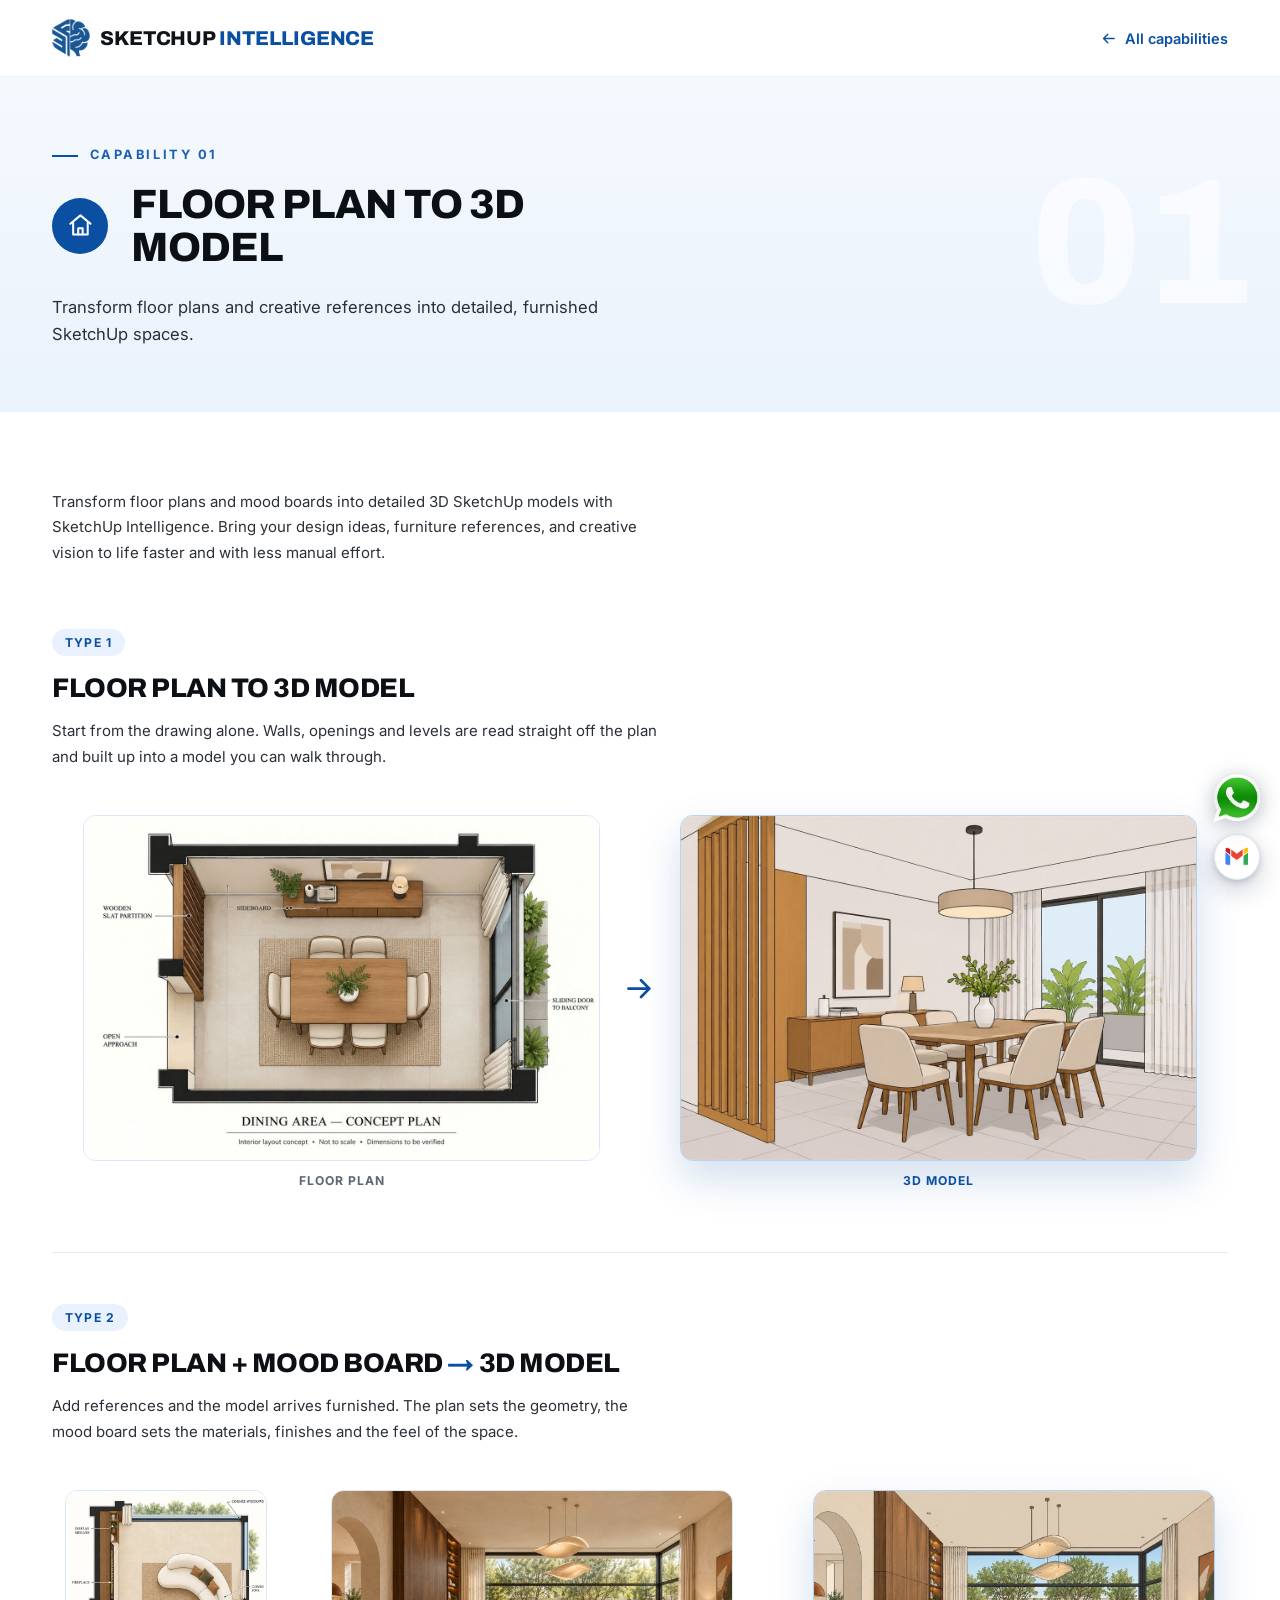
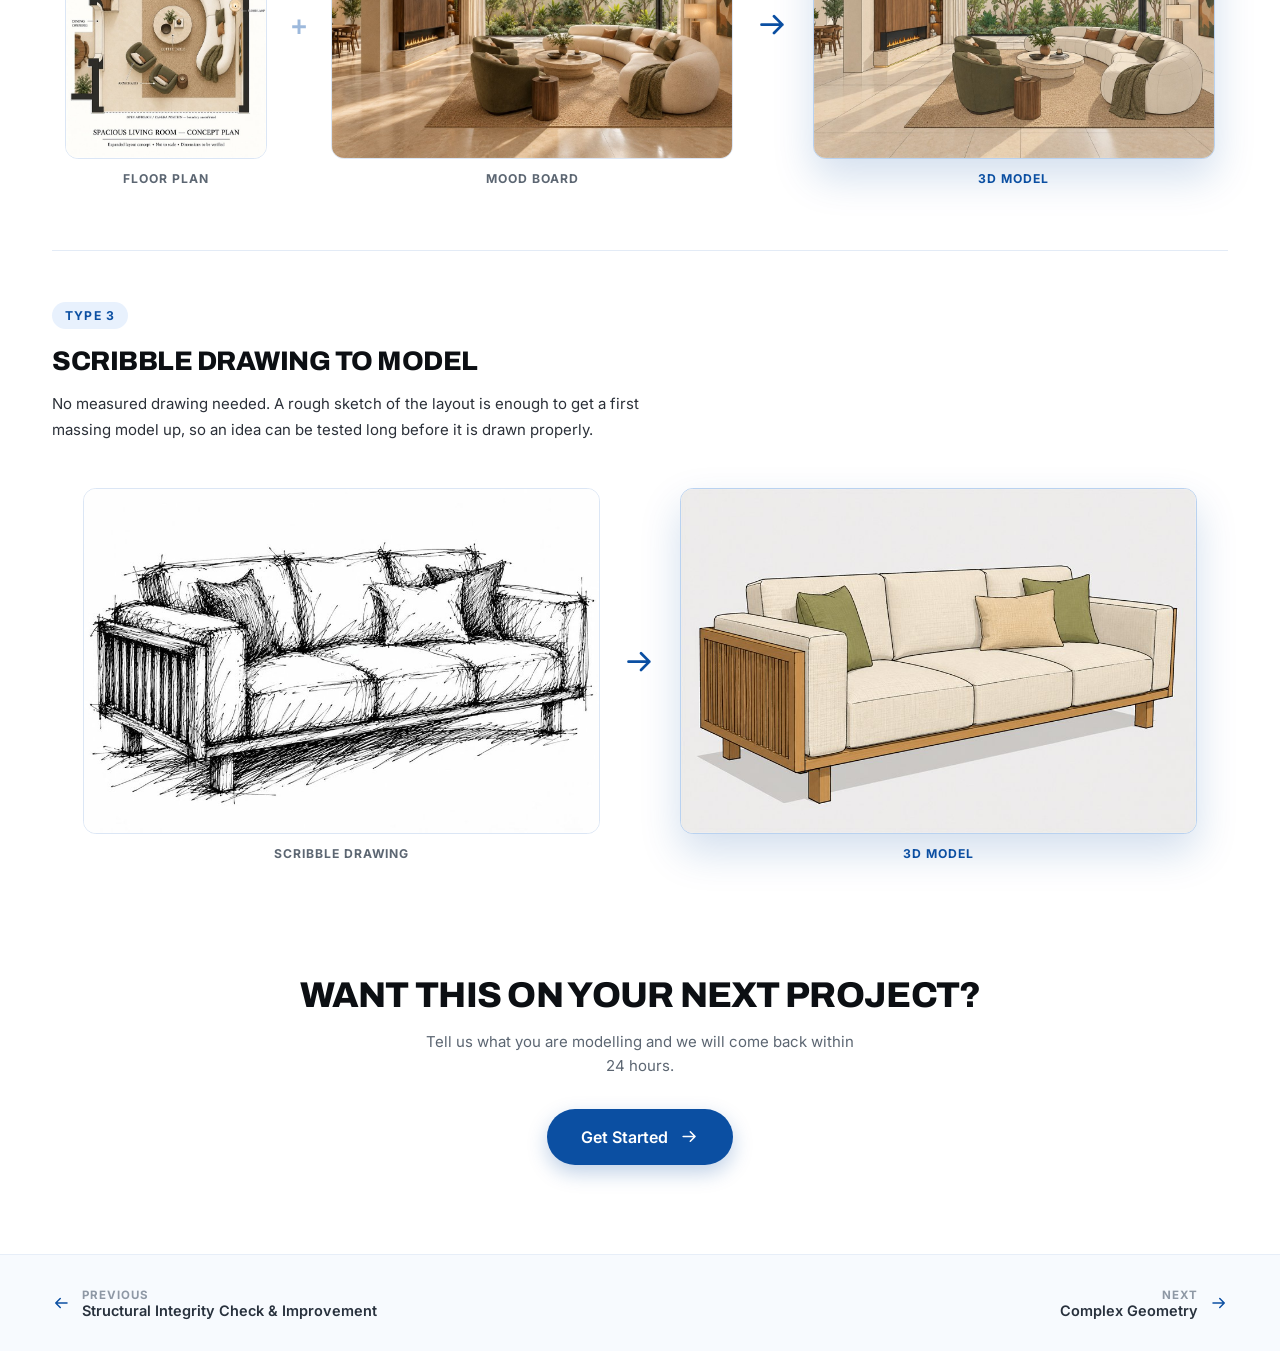
<file: capabilities/floor-plan-to-3d-model.html>
<!DOCTYPE html>
<html lang="en">
<head>
<meta charset="UTF-8" />
<meta name="viewport" content="width=device-width, initial-scale=1" />
<title>Floor Plan To 3D Model — SketchUp Intelligence</title>
<meta name="description" content="Transform floor plans and creative references into detailed, furnished SketchUp spaces." />
<!-- Brand mark as the tab icon. Paths are relative so the page still works
     opened straight off disk, not only when served from the site root. -->
<link rel="icon" href="../favicon.ico" sizes="16x16 32x32 48x48 64x64" />
<link rel="apple-touch-icon" href="../apple-touch-icon.png" />
<link rel="preconnect" href="https://fonts.googleapis.com" />
<link rel="preconnect" href="https://fonts.gstatic.com" crossorigin />
<link href="https://fonts.googleapis.com/css2?family=Archivo:wght@600;700;800;900&family=Inter:wght@400;500;600;700&display=swap" rel="stylesheet" />
<link rel="stylesheet" href="../styles.css" />
<script>
/* Hide reveal targets only while scripting is actually working. If app.js
   never initialises, drop the flag so nothing stays stuck at opacity 0. */
(function (d, w) {
  d.documentElement.className += ' js-reveal';
  w.addEventListener('load', function () {
    setTimeout(function () {
      if (!w.__revealReady) d.documentElement.classList.remove('js-reveal');
    }, 400);
  });
})(document, window);
</script>
</head>
<body class="subpage">

  <header class="sub-header">
    <a class="logo" href="../index.html" data-reveal>
      <img src="../assets/logo.png" alt="" />
      <span class="logo-text">SKETCHUP <span>INTELLIGENCE</span></span>
    </a>

    <a class="back-link" href="../index.html#capabilities" aria-label="Back to all capabilities">
      <svg viewBox="0 0 24 24" aria-hidden="true"><path d="M20 12H5M11 18l-6-6 6-6" /></svg>
      <span>All capabilities</span>
    </a>
  </header>

  <main>
    <section class="cap-hero">
      <span class="cap-watermark" aria-hidden="true">01</span>
      <div class="shell">
        <p class="section-eyebrow" data-reveal><i class="dash"></i>Capability 01</p>
        <div class="cap-head" data-reveal>
          <span class="badge cap-badge">
            <svg viewBox="0 0 24 24" aria-hidden="true"><path d="M3 10.5 12 3l9 7.5" /><path d="M5.5 9.5V20h13V9.5" /><path d="M10 20v-5.5h4V20" /></svg>
          </span>
          <h1 class="section-title">Floor Plan To 3D Model</h1>
        </div>
        <p class="cap-lead" data-reveal>Transform floor plans and creative references into detailed, furnished SketchUp spaces.</p>
      </div>
    </section>

    <section class="cap-body">
      <div class="shell">
        <p class="cap-para" data-reveal>Transform floor plans and mood boards into detailed 3D SketchUp models with SketchUp Intelligence. Bring your design ideas, furniture references, and creative vision to life faster and with less manual effort.</p>

        <!-- Three ways in. Each type is the same destination reached from a
             different kind of input, so they are numbered rather than
             presented as alternatives to choose between. -->
        <section class="cap-type">
          <p class="cap-type-label" data-reveal><span>Type 1</span></p>
          <h2 class="cap-type-title" data-reveal>Floor Plan to 3D Model</h2>
          <p class="cap-para" data-reveal>Start from the drawing alone. Walls, openings and levels are read straight off the plan and built up into a model you can walk through.</p>

          <div class="flow">
            <figure class="flow-item" data-reveal="left">
              <img src="../assets/fp-plan.jpg" alt="Top-down concept plan of a dining area, labelled with the sideboard, slat partition and sliding door to the balcony" />
              <figcaption>Floor plan</figcaption>
            </figure>
            <span class="flow-op flow-arrow" aria-hidden="true" data-reveal="zoom"><svg viewBox="0 0 24 24" aria-hidden="true"><path d="M4 12h15M13 6l6 6-6 6" /></svg></span>
            <figure class="flow-item is-output" data-reveal="right">
              <img src="../assets/fp-model.jpg" alt="The same dining area as a shaded SketchUp model built from the plan" />
              <figcaption>3D model</figcaption>
            </figure>
          </div>
        </section>

        <section class="cap-type">
          <p class="cap-type-label" data-reveal><span>Type 2</span></p>
          <h2 class="cap-type-title" data-reveal>Floor Plan + Mood Board <i>&rarr;</i> 3D Model</h2>
          <p class="cap-para" data-reveal>Add references and the model arrives furnished. The plan sets the geometry, the mood board sets the materials, finishes and the feel of the space.</p>

          <div class="flow is-triple">
            <figure class="flow-item" data-reveal="left">
              <img src="../assets/fp2-plan.jpg" alt="Top-down concept plan of a living room, labelled with the fireplace, curved sofa, armchairs, display shelves and corner windows" />
              <figcaption>Floor plan</figcaption>
            </figure>
            <span class="flow-op" aria-hidden="true" data-reveal="zoom">+</span>
            <figure class="flow-item" data-reveal="up">
              <img src="../assets/fp2-moodboard.jpg" alt="Reference photograph of the intended look: walnut fireplace wall, curved cream sofa, olive armchairs and full-height garden glazing" />
              <figcaption>Mood board</figcaption>
            </figure>
            <span class="flow-op flow-arrow" aria-hidden="true" data-reveal="zoom"><svg viewBox="0 0 24 24" aria-hidden="true"><path d="M4 12h15M13 6l6 6-6 6" /></svg></span>
            <figure class="flow-item is-output" data-reveal="right">
              <img src="../assets/fp2-model.jpg" alt="The same room as a shaded SketchUp model built from the plan and the reference" />
              <figcaption>3D model</figcaption>
            </figure>
          </div>
        </section>

        <section class="cap-type">
          <p class="cap-type-label" data-reveal><span>Type 3</span></p>
          <h2 class="cap-type-title" data-reveal>Scribble Drawing to Model</h2>
          <p class="cap-para" data-reveal>No measured drawing needed. A rough sketch of the layout is enough to get a first massing model up, so an idea can be tested long before it is drawn properly.</p>

          <div class="flow">
            <figure class="flow-item" data-reveal="left">
              <img src="../assets/scribble-sketch.jpg" alt="A loose freehand pen sketch of a three-seat sofa with a slatted timber frame and scatter cushions, drawn with no measurements" />
              <figcaption>Scribble drawing</figcaption>
            </figure>
            <span class="flow-op flow-arrow" aria-hidden="true" data-reveal="zoom"><svg viewBox="0 0 24 24" aria-hidden="true"><path d="M4 12h15M13 6l6 6-6 6" /></svg></span>
            <figure class="flow-item is-output" data-reveal="right">
              <img src="../assets/scribble-model.jpg" alt="The same sofa as a shaded SketchUp model, with the timber frame, cushions and fabric resolved" />
              <figcaption>3D model</figcaption>
            </figure>
          </div>
        </section>
      </div>
    </section>

    <section class="cap-cta">
      <div class="shell">
        <h2 data-reveal>Want this on your next project?</h2>
        <p data-reveal>Tell us what you are modelling and we will come back within 24 hours.</p>
        <a class="btn btn-primary cap-cta-btn" data-reveal href="../index.html#get-started">
          Get Started
          <svg viewBox="0 0 24 24" aria-hidden="true"><path d="M4 12h15M13 6l6 6-6 6" /></svg>
        </a>
      </div>
    </section>

    <nav class="cap-nav">
      <div class="shell">
        <a class="cap-nav-link prev" href="structural-integrity-check.html" data-reveal="left">
          <svg viewBox="0 0 24 24" aria-hidden="true"><path d="M20 12H5M11 18l-6-6 6-6" /></svg>
          <span><em>Previous</em>Structural Integrity Check &amp; Improvement</span>
        </a>
        <a class="cap-nav-link next" href="complex-geometry.html" data-reveal="right">
          <span><em>Next</em>Complex Geometry</span>
          <svg viewBox="0 0 24 24" aria-hidden="true"><path d="M4 12h15M13 6l6 6-6 6" /></svg>
        </a>
      </div>
    </nav>
  </main>

  <!-- Floating contact shortcuts, fixed bottom-right on every page.
       WhatsApp opens a direct chat; wa.me needs the full international
       number with no plus sign or spaces. -->
  <div class="quick-contact">
    <a class="qc-btn qc-whatsapp" href="https://wa.me/919207887312" target="_blank" rel="noopener noreferrer" aria-label="Chat with us on WhatsApp">
      <img src="../assets/whatsapp.png" alt="" />
    </a>

    <a class="qc-btn qc-mail" href="../index.html#get-started" aria-label="Email us">
      <svg viewBox="0 0 52 40" aria-hidden="true">
        <path fill="#4285f4" d="M3.6 40h8.8V18.9L0 9.5v26.9C0 38 1.6 40 3.6 40z"/>
        <path fill="#34a853" d="M39.6 40h8.8c2 0 3.6-2 3.6-3.6V9.5l-12.4 9.4V40z"/>
        <path fill="#fbbc04" d="M39.6 3.6v15.3L52 9.5v-4c0-3.7-4.2-5.8-7.2-3.6l-5.2 3.7z"/>
        <path fill="#ea4335" d="M12.4 18.9V3.6L26 13.8 39.6 3.6v15.3L26 29.1z"/>
        <path fill="#c5221f" d="M0 5.5v4l12.4 9.4V3.6L7.2 1.9C4.2-.3 0 1.8 0 5.5z"/>
      </svg>
    </a>
  </div>

  <script src="../app.js"></script>
</body>
</html>
</file>
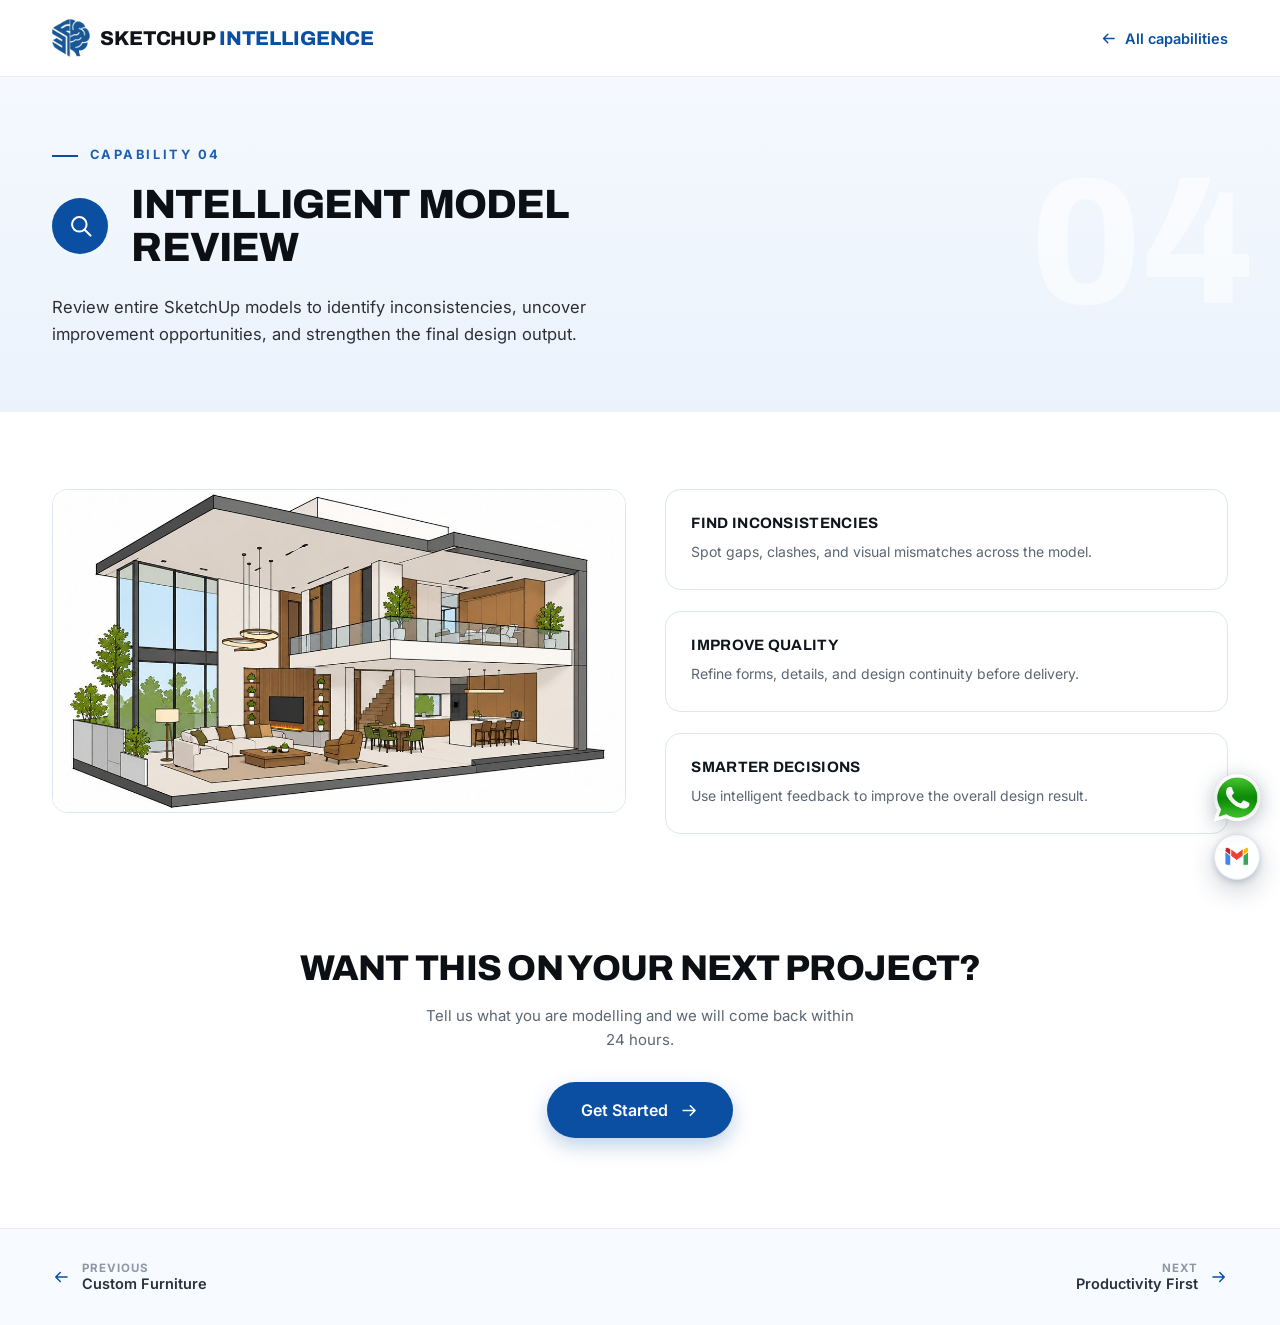
<file: capabilities/intelligent-model-review.html>
<!DOCTYPE html>
<html lang="en">
<head>
<meta charset="UTF-8" />
<meta name="viewport" content="width=device-width, initial-scale=1" />
<title>Intelligent Model Review — SketchUp Intelligence</title>
<meta name="description" content="Review entire SketchUp models to identify inconsistencies, uncover improvement opportunities, and strengthen the final design output." />
<!-- Brand mark as the tab icon. Paths are relative so the page still works
     opened straight off disk, not only when served from the site root. -->
<link rel="icon" href="../favicon.ico" sizes="16x16 32x32 48x48 64x64" />
<link rel="apple-touch-icon" href="../apple-touch-icon.png" />
<link rel="preconnect" href="https://fonts.googleapis.com" />
<link rel="preconnect" href="https://fonts.gstatic.com" crossorigin />
<link href="https://fonts.googleapis.com/css2?family=Archivo:wght@600;700;800;900&family=Inter:wght@400;500;600;700&display=swap" rel="stylesheet" />
<link rel="stylesheet" href="../styles.css" />
<script>
/* Hide reveal targets only while scripting is actually working. If app.js
   never initialises, drop the flag so nothing stays stuck at opacity 0. */
(function (d, w) {
  d.documentElement.className += ' js-reveal';
  w.addEventListener('load', function () {
    setTimeout(function () {
      if (!w.__revealReady) d.documentElement.classList.remove('js-reveal');
    }, 400);
  });
})(document, window);
</script>
</head>
<body class="subpage">

  <header class="sub-header">
    <a class="logo" href="../index.html" data-reveal>
      <img src="../assets/logo.png" alt="" />
      <span class="logo-text">SKETCHUP <span>INTELLIGENCE</span></span>
    </a>

    <a class="back-link" href="../index.html#capabilities" aria-label="Back to all capabilities">
      <svg viewBox="0 0 24 24" aria-hidden="true"><path d="M20 12H5M11 18l-6-6 6-6" /></svg>
      <span>All capabilities</span>
    </a>
  </header>

  <main>
    <section class="cap-hero">
      <span class="cap-watermark" aria-hidden="true">04</span>
      <div class="shell">
        <p class="section-eyebrow" data-reveal><i class="dash"></i>Capability 04</p>
        <div class="cap-head" data-reveal>
          <span class="badge cap-badge">
            <svg viewBox="0 0 24 24" aria-hidden="true"><circle cx="11" cy="11" r="6.5" /><path d="M15.8 15.8 21 21" /></svg>
          </span>
          <h1 class="section-title">Intelligent Model Review</h1>
        </div>
        <p class="cap-lead" data-reveal>Review entire SketchUp models to identify inconsistencies, uncover improvement opportunities, and strengthen the final design output.</p>
      </div>
    </section>

    <section class="cap-body">
      <div class="shell">
        <div class="cap-split">
          <figure class="cap-shot" data-reveal="left">
            <img src="../assets/cap-model-review.jpg" alt="A cutaway model of an open-plan home, showing the double-height living room, kitchen and mezzanine together in one view" />
          </figure>
          <div class="cap-points is-stacked">
            <article class="cap-point" data-reveal="right">
              <h2>Find Inconsistencies</h2>
              <p>Spot gaps, clashes, and visual mismatches across the model.</p>
            </article>
            <article class="cap-point" data-reveal="right">
              <h2>Improve Quality</h2>
              <p>Refine forms, details, and design continuity before delivery.</p>
            </article>
            <article class="cap-point" data-reveal="right">
              <h2>Smarter Decisions</h2>
              <p>Use intelligent feedback to improve the overall design result.</p>
            </article>
          </div>
        </div>
      </div>
    </section>

    <section class="cap-cta">
      <div class="shell">
        <h2 data-reveal>Want this on your next project?</h2>
        <p data-reveal>Tell us what you are modelling and we will come back within 24 hours.</p>
        <a class="btn btn-primary cap-cta-btn" data-reveal href="../index.html#get-started">
          Get Started
          <svg viewBox="0 0 24 24" aria-hidden="true"><path d="M4 12h15M13 6l6 6-6 6" /></svg>
        </a>
      </div>
    </section>

    <nav class="cap-nav">
      <div class="shell">
        <a class="cap-nav-link prev" href="custom-furniture.html" data-reveal="left">
          <svg viewBox="0 0 24 24" aria-hidden="true"><path d="M20 12H5M11 18l-6-6 6-6" /></svg>
          <span><em>Previous</em>Custom Furniture</span>
        </a>
        <a class="cap-nav-link next" href="productivity-first.html" data-reveal="right">
          <span><em>Next</em>Productivity First</span>
          <svg viewBox="0 0 24 24" aria-hidden="true"><path d="M4 12h15M13 6l6 6-6 6" /></svg>
        </a>
      </div>
    </nav>
  </main>

  <!-- Floating contact shortcuts, fixed bottom-right on every page.
       WhatsApp opens a direct chat; wa.me needs the full international
       number with no plus sign or spaces. -->
  <div class="quick-contact">
    <a class="qc-btn qc-whatsapp" href="https://wa.me/919207887312" target="_blank" rel="noopener noreferrer" aria-label="Chat with us on WhatsApp">
      <img src="../assets/whatsapp.png" alt="" />
    </a>

    <a class="qc-btn qc-mail" href="../index.html#get-started" aria-label="Email us">
      <svg viewBox="0 0 52 40" aria-hidden="true">
        <path fill="#4285f4" d="M3.6 40h8.8V18.9L0 9.5v26.9C0 38 1.6 40 3.6 40z"/>
        <path fill="#34a853" d="M39.6 40h8.8c2 0 3.6-2 3.6-3.6V9.5l-12.4 9.4V40z"/>
        <path fill="#fbbc04" d="M39.6 3.6v15.3L52 9.5v-4c0-3.7-4.2-5.8-7.2-3.6l-5.2 3.7z"/>
        <path fill="#ea4335" d="M12.4 18.9V3.6L26 13.8 39.6 3.6v15.3L26 29.1z"/>
        <path fill="#c5221f" d="M0 5.5v4l12.4 9.4V3.6L7.2 1.9C4.2-.3 0 1.8 0 5.5z"/>
      </svg>
    </a>
  </div>

  <script src="../app.js"></script>
</body>
</html>
</file>
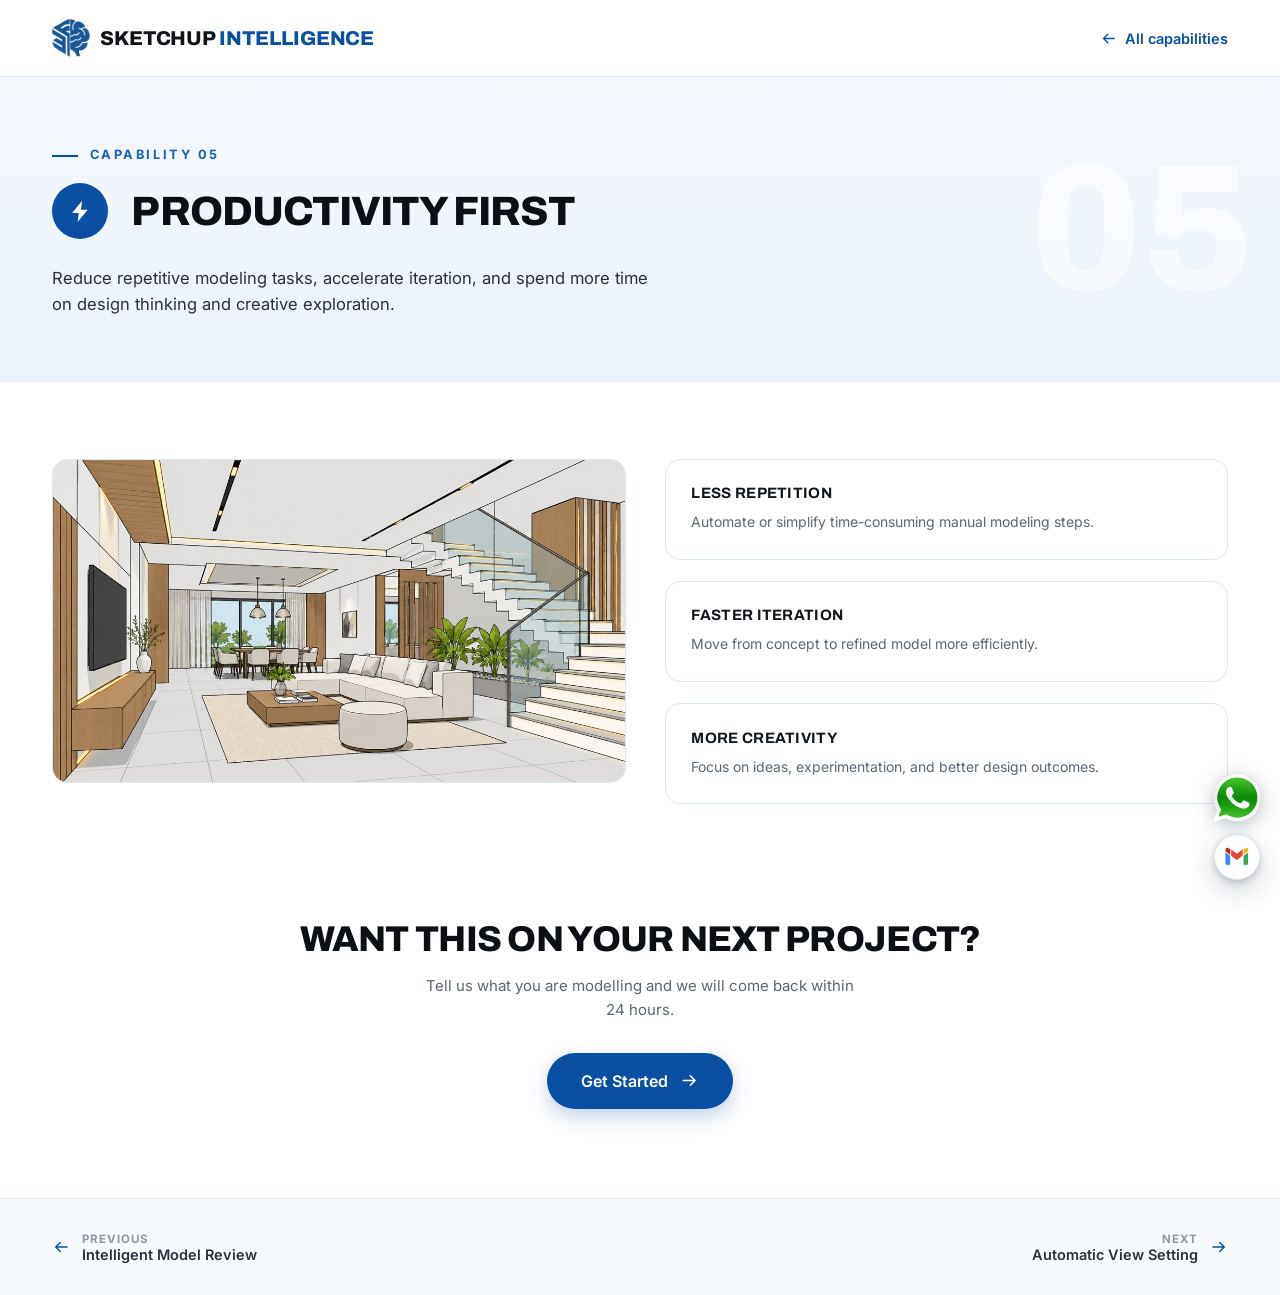
<file: capabilities/productivity-first.html>
<!DOCTYPE html>
<html lang="en">
<head>
<meta charset="UTF-8" />
<meta name="viewport" content="width=device-width, initial-scale=1" />
<title>Productivity First — SketchUp Intelligence</title>
<meta name="description" content="Reduce repetitive modeling tasks, accelerate iteration, and spend more time on design thinking and creative exploration." />
<!-- Brand mark as the tab icon. Paths are relative so the page still works
     opened straight off disk, not only when served from the site root. -->
<link rel="icon" href="../favicon.ico" sizes="16x16 32x32 48x48 64x64" />
<link rel="apple-touch-icon" href="../apple-touch-icon.png" />
<link rel="preconnect" href="https://fonts.googleapis.com" />
<link rel="preconnect" href="https://fonts.gstatic.com" crossorigin />
<link href="https://fonts.googleapis.com/css2?family=Archivo:wght@600;700;800;900&family=Inter:wght@400;500;600;700&display=swap" rel="stylesheet" />
<link rel="stylesheet" href="../styles.css" />
<script>
/* Hide reveal targets only while scripting is actually working. If app.js
   never initialises, drop the flag so nothing stays stuck at opacity 0. */
(function (d, w) {
  d.documentElement.className += ' js-reveal';
  w.addEventListener('load', function () {
    setTimeout(function () {
      if (!w.__revealReady) d.documentElement.classList.remove('js-reveal');
    }, 400);
  });
})(document, window);
</script>
</head>
<body class="subpage">

  <header class="sub-header">
    <a class="logo" href="../index.html" data-reveal>
      <img src="../assets/logo.png" alt="" />
      <span class="logo-text">SKETCHUP <span>INTELLIGENCE</span></span>
    </a>

    <a class="back-link" href="../index.html#capabilities" aria-label="Back to all capabilities">
      <svg viewBox="0 0 24 24" aria-hidden="true"><path d="M20 12H5M11 18l-6-6 6-6" /></svg>
      <span>All capabilities</span>
    </a>
  </header>

  <main>
    <section class="cap-hero">
      <span class="cap-watermark" aria-hidden="true">05</span>
      <div class="shell">
        <p class="section-eyebrow" data-reveal><i class="dash"></i>Capability 05</p>
        <div class="cap-head" data-reveal>
          <span class="badge cap-badge">
            <svg viewBox="0 0 24 24" aria-hidden="true"><path d="M13.5 2.5 4.5 13.5h6l-1 8 9-11h-6z" fill="currentColor" stroke="none" /></svg>
          </span>
          <h1 class="section-title">Productivity First</h1>
        </div>
        <p class="cap-lead" data-reveal>Reduce repetitive modeling tasks, accelerate iteration, and spend more time on design thinking and creative exploration.</p>
      </div>
    </section>

    <section class="cap-body">
      <div class="shell">
        <div class="cap-split">
          <figure class="cap-shot" data-reveal="left">
            <img src="../assets/cap-productivity.jpg" alt="A modelled open-plan living and dining space with a slatted media wall, sectional sofa and a glass-balustraded staircase" />
          </figure>
          <div class="cap-points is-stacked">
            <article class="cap-point" data-reveal="right">
              <h2>Less Repetition</h2>
              <p>Automate or simplify time-consuming manual modeling steps.</p>
            </article>
            <article class="cap-point" data-reveal="right">
              <h2>Faster Iteration</h2>
              <p>Move from concept to refined model more efficiently.</p>
            </article>
            <article class="cap-point" data-reveal="right">
              <h2>More Creativity</h2>
              <p>Focus on ideas, experimentation, and better design outcomes.</p>
            </article>
          </div>
        </div>
      </div>
    </section>

    <section class="cap-cta">
      <div class="shell">
        <h2 data-reveal>Want this on your next project?</h2>
        <p data-reveal>Tell us what you are modelling and we will come back within 24 hours.</p>
        <a class="btn btn-primary cap-cta-btn" data-reveal href="../index.html#get-started">
          Get Started
          <svg viewBox="0 0 24 24" aria-hidden="true"><path d="M4 12h15M13 6l6 6-6 6" /></svg>
        </a>
      </div>
    </section>

    <nav class="cap-nav">
      <div class="shell">
        <a class="cap-nav-link prev" href="intelligent-model-review.html" data-reveal="left">
          <svg viewBox="0 0 24 24" aria-hidden="true"><path d="M20 12H5M11 18l-6-6 6-6" /></svg>
          <span><em>Previous</em>Intelligent Model Review</span>
        </a>
        <a class="cap-nav-link next" href="automatic-view-setting.html" data-reveal="right">
          <span><em>Next</em>Automatic View Setting</span>
          <svg viewBox="0 0 24 24" aria-hidden="true"><path d="M4 12h15M13 6l6 6-6 6" /></svg>
        </a>
      </div>
    </nav>
  </main>

  <!-- Floating contact shortcuts, fixed bottom-right on every page.
       WhatsApp opens a direct chat; wa.me needs the full international
       number with no plus sign or spaces. -->
  <div class="quick-contact">
    <a class="qc-btn qc-whatsapp" href="https://wa.me/919207887312" target="_blank" rel="noopener noreferrer" aria-label="Chat with us on WhatsApp">
      <img src="../assets/whatsapp.png" alt="" />
    </a>

    <a class="qc-btn qc-mail" href="../index.html#get-started" aria-label="Email us">
      <svg viewBox="0 0 52 40" aria-hidden="true">
        <path fill="#4285f4" d="M3.6 40h8.8V18.9L0 9.5v26.9C0 38 1.6 40 3.6 40z"/>
        <path fill="#34a853" d="M39.6 40h8.8c2 0 3.6-2 3.6-3.6V9.5l-12.4 9.4V40z"/>
        <path fill="#fbbc04" d="M39.6 3.6v15.3L52 9.5v-4c0-3.7-4.2-5.8-7.2-3.6l-5.2 3.7z"/>
        <path fill="#ea4335" d="M12.4 18.9V3.6L26 13.8 39.6 3.6v15.3L26 29.1z"/>
        <path fill="#c5221f" d="M0 5.5v4l12.4 9.4V3.6L7.2 1.9C4.2-.3 0 1.8 0 5.5z"/>
      </svg>
    </a>
  </div>

  <script src="../app.js"></script>
</body>
</html>
</file>
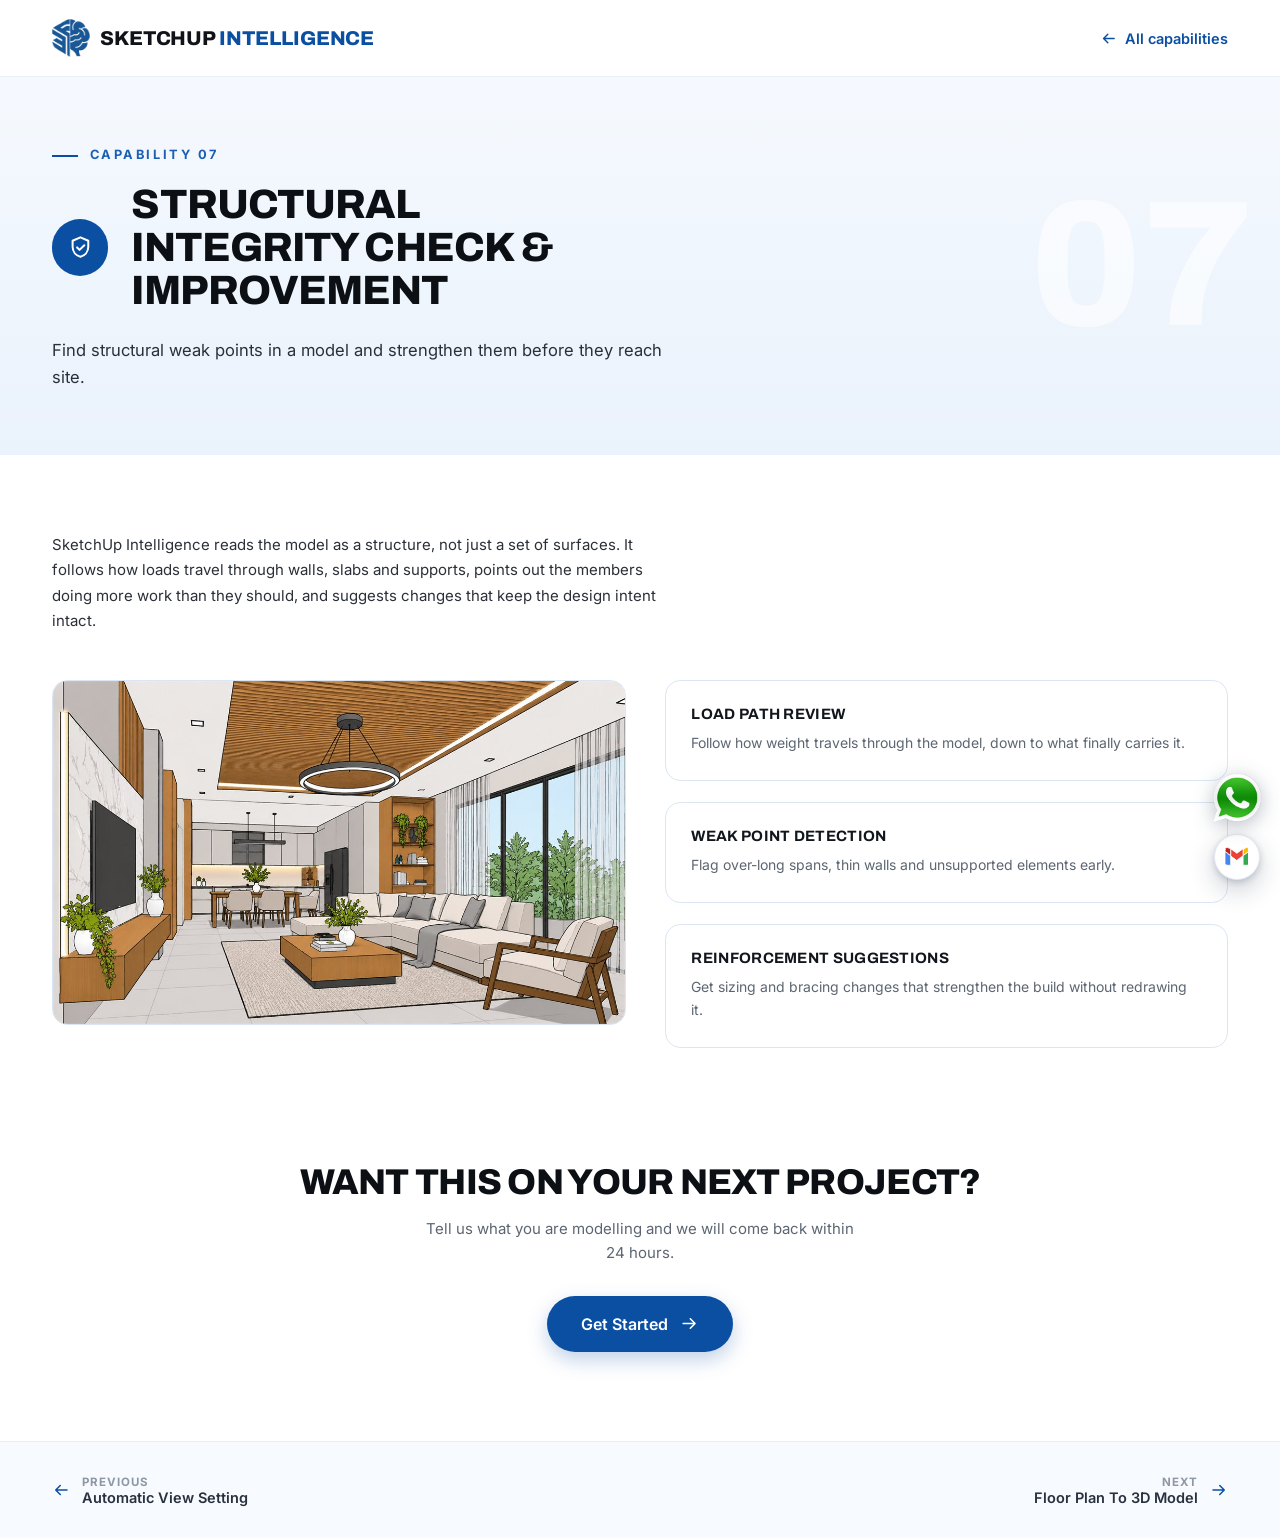
<file: capabilities/structural-integrity-check.html>
<!DOCTYPE html>
<html lang="en">
<head>
<meta charset="UTF-8" />
<meta name="viewport" content="width=device-width, initial-scale=1" />
<title>Structural Integrity Check &amp; Improvement — SketchUp Intelligence</title>
<meta name="description" content="Find structural weak points in a model and strengthen them before they reach site." />
<!-- Brand mark as the tab icon. Paths are relative so the page still works
     opened straight off disk, not only when served from the site root. -->
<link rel="icon" href="../favicon.ico" sizes="16x16 32x32 48x48 64x64" />
<link rel="apple-touch-icon" href="../apple-touch-icon.png" />
<link rel="preconnect" href="https://fonts.googleapis.com" />
<link rel="preconnect" href="https://fonts.gstatic.com" crossorigin />
<link href="https://fonts.googleapis.com/css2?family=Archivo:wght@600;700;800;900&family=Inter:wght@400;500;600;700&display=swap" rel="stylesheet" />
<link rel="stylesheet" href="../styles.css" />
<script>
/* Hide reveal targets only while scripting is actually working. If app.js
   never initialises, drop the flag so nothing stays stuck at opacity 0. */
(function (d, w) {
  d.documentElement.className += ' js-reveal';
  w.addEventListener('load', function () {
    setTimeout(function () {
      if (!w.__revealReady) d.documentElement.classList.remove('js-reveal');
    }, 400);
  });
})(document, window);
</script>
</head>
<body class="subpage">

  <header class="sub-header">
    <a class="logo" href="../index.html" data-reveal>
      <img src="../assets/logo.png" alt="" />
      <span class="logo-text">SKETCHUP <span>INTELLIGENCE</span></span>
    </a>

    <a class="back-link" href="../index.html#capabilities" aria-label="Back to all capabilities">
      <svg viewBox="0 0 24 24" aria-hidden="true"><path d="M20 12H5M11 18l-6-6 6-6" /></svg>
      <span>All capabilities</span>
    </a>
  </header>

  <main>
    <section class="cap-hero">
      <span class="cap-watermark" aria-hidden="true">07</span>
      <div class="shell">
        <p class="section-eyebrow" data-reveal><i class="dash"></i>Capability 07</p>
        <div class="cap-head" data-reveal>
          <span class="badge cap-badge">
            <svg viewBox="0 0 24 24" aria-hidden="true"><path d="M12 3 19 6v5.4c0 4.3-2.9 7.9-7 9-4.1-1.1-7-4.7-7-9V6z" /><path d="m9 12 2.2 2.2L15.5 10" /></svg>
          </span>
          <h1 class="section-title">Structural Integrity Check &amp; Improvement</h1>
        </div>
        <p class="cap-lead" data-reveal>Find structural weak points in a model and strengthen them before they reach site.</p>
      </div>
    </section>

    <section class="cap-body">
      <div class="shell">
        <p class="cap-para" data-reveal>SketchUp Intelligence reads the model as a structure, not just a set of surfaces. It follows how loads travel through walls, slabs and supports, points out the members doing more work than they should, and suggests changes that keep the design intent intact.</p>

        <div class="cap-split">
          <figure class="cap-shot" data-reveal="left">
            <img src="../assets/cap-structural-integrity.jpg" alt="A modelled open-plan living and dining space with long unbroken spans and a wide ceiling opening" />
          </figure>
          <div class="cap-points is-stacked">
            <article class="cap-point" data-reveal="right">
              <h2>Load Path Review</h2>
              <p>Follow how weight travels through the model, down to what finally carries it.</p>
            </article>
            <article class="cap-point" data-reveal="right">
              <h2>Weak Point Detection</h2>
              <p>Flag over-long spans, thin walls and unsupported elements early.</p>
            </article>
            <article class="cap-point" data-reveal="right">
              <h2>Reinforcement Suggestions</h2>
              <p>Get sizing and bracing changes that strengthen the build without redrawing it.</p>
            </article>
          </div>
        </div>
      </div>
    </section>

    <section class="cap-cta">
      <div class="shell">
        <h2 data-reveal>Want this on your next project?</h2>
        <p data-reveal>Tell us what you are modelling and we will come back within 24 hours.</p>
        <a class="btn btn-primary cap-cta-btn" data-reveal href="../index.html#get-started">
          Get Started
          <svg viewBox="0 0 24 24" aria-hidden="true"><path d="M4 12h15M13 6l6 6-6 6" /></svg>
        </a>
      </div>
    </section>

    <nav class="cap-nav">
      <div class="shell">
        <a class="cap-nav-link prev" href="automatic-view-setting.html" data-reveal="left">
          <svg viewBox="0 0 24 24" aria-hidden="true"><path d="M20 12H5M11 18l-6-6 6-6" /></svg>
          <span><em>Previous</em>Automatic View Setting</span>
        </a>
        <a class="cap-nav-link next" href="floor-plan-to-3d-model.html" data-reveal="right">
          <span><em>Next</em>Floor Plan To 3D Model</span>
          <svg viewBox="0 0 24 24" aria-hidden="true"><path d="M4 12h15M13 6l6 6-6 6" /></svg>
        </a>
      </div>
    </nav>
  </main>

  <!-- Floating contact shortcuts, fixed bottom-right on every page.
       WhatsApp opens a direct chat; wa.me needs the full international
       number with no plus sign or spaces. -->
  <div class="quick-contact">
    <a class="qc-btn qc-whatsapp" href="https://wa.me/919207887312" target="_blank" rel="noopener noreferrer" aria-label="Chat with us on WhatsApp">
      <img src="../assets/whatsapp.png" alt="" />
    </a>

    <a class="qc-btn qc-mail" href="../index.html#get-started" aria-label="Email us">
      <svg viewBox="0 0 52 40" aria-hidden="true">
        <path fill="#4285f4" d="M3.6 40h8.8V18.9L0 9.5v26.9C0 38 1.6 40 3.6 40z"/>
        <path fill="#34a853" d="M39.6 40h8.8c2 0 3.6-2 3.6-3.6V9.5l-12.4 9.4V40z"/>
        <path fill="#fbbc04" d="M39.6 3.6v15.3L52 9.5v-4c0-3.7-4.2-5.8-7.2-3.6l-5.2 3.7z"/>
        <path fill="#ea4335" d="M12.4 18.9V3.6L26 13.8 39.6 3.6v15.3L26 29.1z"/>
        <path fill="#c5221f" d="M0 5.5v4l12.4 9.4V3.6L7.2 1.9C4.2-.3 0 1.8 0 5.5z"/>
      </svg>
    </a>
  </div>

  <script src="../app.js"></script>
</body>
</html>
</file>
<file: styles.css>
/* ============================================================
   SketchUp Intelligence — landing page
   Reference composition: 1672 x 941.
   `--s` is a scaling unit: every measurement is authored in
   reference pixels as calc(N * var(--s)), so the layout is
   pixel-exact at 1672px and scales proportionally below it.
   ============================================================ */

:root {
  --s: 1px;

  --blue: #0b4fa2;
  --blue-deep: #0a4890;
  --blue-soft: #1a5fb4;
  --badge-bg: #e3eefb;
  --ink: #101418;
  --ink-soft: #2b3038;
  --line: #d9e3f0;

  /* Motion tokens.
     --ease-settle approximates a critically damped spring: it leaves fast
     and eases to rest without overshoot, which is the default Apple reaches
     for on anything that is not carrying a gesture's momentum.
     --ease-soften is its mirror, for the return leg of a reversible
     transition, so out retraces in.
     Durations stand in for "response": ~0.3-0.4s for UI, faster for a press
     because feedback on pointer-down has to feel immediate. */
  --ease-settle: cubic-bezier(0.32, 0.72, 0, 1);
  --ease-soften: cubic-bezier(1, 0, 0.68, 0.28);
  --press: 110ms;
  --quick: 200ms;
  --base: 340ms;
  --slow: 560ms;
  --cross: 1200ms;   /* the claim cards crossing - long enough to follow */
}

@media (max-width: 1680px) {
  :root { --s: calc(100vw / 1672); }
}

* { box-sizing: border-box; }

html, body { margin: 0; padding: 0; }

html {
  /* stop iOS inflating body text when a phone is rotated */
  -webkit-text-size-adjust: 100%;
  text-size-adjust: 100%;
  scroll-behavior: smooth;
}

@media (prefers-reduced-motion: reduce) {
  html { scroll-behavior: auto; }
}

img { max-width: 100%; }

body {
  font-family: "Inter", system-ui, -apple-system, "Segoe UI", sans-serif;
  color: var(--ink);
  background: #fff;
  -webkit-font-smoothing: antialiased;
  text-rendering: optimizeLegibility;
  /* let the face pick its optical size where it offers one */
  font-optical-sizing: auto;
}

a { text-decoration: none; color: inherit; }

/* Interactive baseline.
   touch-action removes the legacy tap delay so a press registers at once,
   and the tap highlight goes because we draw our own press state below. */
a, button, input, textarea, select, summary, [role="button"] {
  touch-action: manipulation;
  -webkit-tap-highlight-color: transparent;
}

/* Feedback on pointer-DOWN, not release: the press is the moment the user
   is asking "did that land?". Scale is compositor-only, so it is free. */
/* Buttons only - the content cards below stay selectable so their text
   can still be copied. */
.btn,
.closing-btn,
.modal-submit,
.fcard-go,
.modal-close,
.logo {
  -webkit-user-select: none;
  user-select: none;
}

.btn:active,
.closing-btn:active,
.modal-submit:active,
.fcard-go:active {
  transform: scale(0.96);
  transition-duration: var(--press);
}

.fcard:active,
.claim:active,
.cap-point:active {
  transform: scale(0.992);
  transition-duration: var(--press);
}

.logo:active,
.back-link:active,
.cap-nav-link:active,
.modal-close:active {
  transform: scale(0.97);
  transition: transform var(--press) var(--ease-settle);
}

/* A visible ring for keyboard users only, never on mouse press. */
:focus-visible {
  outline: 2px solid var(--blue);
  outline-offset: 3px;
  border-radius: 4px;
}

.closing-btn:focus-visible,
.site-footer .logo:focus-visible { outline-color: #fff; }

/* form fields already show focus through their border and ring - a second
   outline on top would be two indicators for one state */
.field input:focus-visible,
.field textarea:focus-visible { outline: none; }

svg {
  fill: none;
  stroke: currentColor;
  stroke-width: 1.8;
  stroke-linecap: round;
  stroke-linejoin: round;
}

/* ---------------- page shell ---------------- */

.page {
  position: relative;
  width: 100%;
  height: calc(860 * var(--s));
  overflow: hidden;
  background: #fff;
}

.bg-curves {
  position: absolute;
  inset: 0;
  width: 100%;
  height: 100%;
  z-index: 0;
}

.bg-curves path { stroke: none; }

.hero-art {
  position: absolute;
  top: 0;
  right: 0;
  width: calc(937 * var(--s));
  z-index: 1;
  pointer-events: none;
}

/* the artwork keeps the original 937x795 slot; the portrait source is
   cropped to fill it, biased downward so the window and seating both read */
.hero-art .backdrop {
  display: block;
  width: 100%;
  aspect-ratio: 937 / 795;
  object-fit: cover;
  object-position: center 62%;
  /* soft fade into the white page, as the previous artwork had */
  -webkit-mask-image: linear-gradient(to right, transparent 0, #000 calc(90 * var(--s)));
  mask-image: linear-gradient(to right, transparent 0, #000 calc(90 * var(--s)));
}

/* The mascot lives in the copy column now, so that on narrow screens it can
   simply follow the button. On desktop it is lifted out of the flow and
   placed against the artwork's left edge, on the same ground line as before:
   x 568 = the artwork's left edge (735) minus his width (167), and
   y 485 = the artwork's base (795) minus his height (310). */
.hero .mascot {
  position: absolute;
  left: calc(568 * var(--s));
  top: calc(485 * var(--s));
  width: calc(167 * var(--s));
  height: auto;
}

/* ---------------- header ---------------- */

.header {
  position: absolute;
  top: 0;
  left: 0;
  right: 0;
  z-index: 5;
  display: flex;
  align-items: center;
  height: calc(128 * var(--s));
  padding: 0 calc(68 * var(--s));
}

.logo {
  display: flex;
  align-items: center;
  gap: calc(14 * var(--s));
  margin-right: auto;
  font-family: "Archivo", sans-serif;
  font-weight: 800;
  font-size: calc(29 * var(--s));
  letter-spacing: -0.007em;
  color: var(--ink);
  white-space: nowrap;
}

.logo img {
  width: calc(58 * var(--s));
  height: calc(58 * var(--s));
  object-fit: contain;
  flex: none;
}

.logo-text span { color: var(--blue); }

/* ---------------- buttons ---------------- */

.btn {
  display: inline-flex;
  align-items: center;
  justify-content: center;
  gap: calc(14 * var(--s));
  height: calc(62 * var(--s));
  padding: 0 calc(44 * var(--s));
  border-radius: 999px;
  font-size: calc(17 * var(--s));
  font-weight: 600;
  white-space: nowrap;
  cursor: pointer;
  transition: transform var(--quick) var(--ease-settle), box-shadow var(--quick) var(--ease-settle), background-color var(--quick) var(--ease-settle);
}

.btn svg {
  width: calc(20 * var(--s));
  height: calc(20 * var(--s));
  stroke-width: 2;
  flex: none;
}

.btn-primary {
  background: var(--blue);
  color: #fff;
  box-shadow: 0 calc(10 * var(--s)) calc(26 * var(--s)) rgba(11, 79, 162, .26);
}

.btn-primary:hover {
  background: var(--blue-deep);
  transform: translateY(calc(-2 * var(--s)));
  box-shadow: 0 calc(14 * var(--s)) calc(32 * var(--s)) rgba(11, 79, 162, .34);
}

/* ---------------- hero copy ---------------- */

.hero {
  position: relative;
  z-index: 3;
  padding: calc(176 * var(--s)) 0 0 calc(68 * var(--s));
  max-width: calc(760 * var(--s));
}

.eyebrow {
  display: flex;
  align-items: center;
  gap: calc(22 * var(--s));
  margin: 0;
  font-size: calc(14.5 * var(--s));
  font-weight: 700;
  letter-spacing: 0.22em;
  text-transform: uppercase;
  color: var(--blue-soft);
}

.eyebrow .rule {
  width: calc(104 * var(--s));
  height: calc(1.6 * var(--s));
  background: #a9c6e6;
}

h1 {
  margin: calc(26 * var(--s)) 0 0;
  font-family: "Archivo", sans-serif;
  font-weight: 800;
  font-size: calc(81 * var(--s));
  line-height: 1.04;
  letter-spacing: -0.026em;
  text-transform: uppercase;
  color: #0c0f13;
}

h1 em {
  font-style: normal;
  color: var(--blue);
}

.lede {
  margin: calc(24 * var(--s)) 0 0;
  font-size: calc(19 * var(--s));
  line-height: 1.62;
  color: var(--ink-soft);
}

.cta-row {
  display: flex;
  align-items: center;
  gap: calc(28 * var(--s));
  margin-top: calc(34 * var(--s));
}

/* ---------------- icon badge (used by the feature cards) ---------------- */

.badge {
  display: inline-flex;
  align-items: center;
  justify-content: center;
  width: 48px;
  height: 48px;
  border-radius: 50%;
  background: var(--badge-bg);
  color: var(--blue);
  flex: none;
}

.badge svg { width: 23px; height: 23px; }

/* ============================================================
   Tablet / mobile — stacked layout
   ============================================================ */

@media (max-width: 1024px) {
  :root { --s: 1px; }

  /* the desktop composition is absolutely positioned, so on mobile the
     page becomes a flex column and each block is re-ordered explicitly */
  .page {
    display: flex;
    flex-direction: column;
    height: auto;
    /* y stays visible so the sticky header keeps working; x is clipped so
       the artwork's slide-in cannot raise a horizontal scrollbar */
    overflow: visible;
    overflow-x: clip;
    padding-bottom: 56px;
  }

  .bg-curves { display: none; }

  /* on narrow screens the artwork leads, then the copy and the button */
  .header   { order: 1; }
  .hero-art { order: 2; }
  .hero     { order: 3; }

  .header {
    position: sticky;
    top: 0;
    height: 72px;
    padding: 0 20px;
    background: rgba(255, 255, 255, .92);
    backdrop-filter: blur(20px) saturate(180%);
    border-bottom: 1px solid #edf2f8;
  }

  /* min-height only grows the hit area; the header centres it, so nothing moves */
  .logo { font-size: 20px; gap: 10px; min-height: 44px; }
  .logo img { width: 40px; height: 40px; }

  .hero {
    max-width: none;
    padding: 30px 20px 0;   /* sits under the artwork now, not above it */
  }

  .eyebrow {
    font-size: 12px;
    letter-spacing: 0.21em;
    gap: 14px;
  }

  .eyebrow .rule { width: 60px; height: 1.5px; }

  h1 {
    margin-top: 18px;
    font-size: clamp(38px, 10.4vw, 62px);
    letter-spacing: -0.025em;
  }

  h1 br { display: none; }

  .lede {
    margin-top: 18px;
    font-size: 16px;
  }

  .lede br { display: none; }

  .cta-row {
    flex-wrap: wrap;
    gap: 14px;
    margin-top: 28px;
  }

  .btn {
    height: 54px;
    padding: 0 26px;
    font-size: 15px;
  }

  .hero-art {
    position: relative;
    width: 100%;
    max-width: 620px;
    margin: 0 auto;   /* leads the section, so it sits under the header */
  }

  /* centred on mobile, so the one-sided fade would look lopsided */
  .hero-art .backdrop {
    -webkit-mask-image: none;
    mask-image: none;
  }

  /* back into the flow, directly under the Get Started button, centred
     across the column rather than hanging off its left edge */
  .hero .mascot {
    position: static;
    display: block;
    width: clamp(150px, 42vw, 215px);
    margin: clamp(18px, 5vw, 30px) auto 0;
  }

  .badge { width: 42px; height: 42px; }
  .badge svg { width: 20px; height: 20px; }
}

@media (max-width: 480px) {
}

/* small phones: the logo lockup is nowrap, so it sets the minimum width
   the header can take — scale it down rather than let it overflow */
@media (max-width: 420px) {
  .header { padding: 0 16px; }

  .logo { font-size: 16px; gap: 8px; }
  .logo img { width: 32px; height: 32px; }

  .hero { padding: 32px 16px 0; }

  .eyebrow { font-size: 11px; letter-spacing: 0.17em; gap: 10px; }
  .eyebrow .rule { width: 38px; }

  h1 { font-size: clamp(32px, 9.8vw, 44px); }

  .lede { font-size: 15px; margin-top: 16px; }
}

/* narrowest phones: the rule pushes the eyebrow onto a second line */
@media (max-width: 359px) {
  .eyebrow .rule { display: none; }
}

/* ============================================================
   Content sections below the hero

   These use ordinary responsive CSS rather than the hero's fixed
   --s composition. The side gutter is 4.07vw, which is the hero's
   68/1672 gutter expressed as a percentage, so the left edges line
   up with the headline at every width.
   ============================================================ */

/* Horizontal only, deliberately longhand: the `padding` shorthand would also
   zero the top and bottom, silently wiping the vertical padding that
   individual shells (.closing-grid, the footer, the capability nav) set for
   themselves. */
.shell {
  padding-left: clamp(20px, 4.07vw, 68px);
  padding-right: clamp(20px, 4.07vw, 68px);
}

.section-eyebrow {
  margin: 0;
  font-size: clamp(11px, 1vw, 14px);
  font-weight: 700;
  letter-spacing: 0.2em;
  text-transform: uppercase;
  color: var(--blue-soft);
}

.section-title {
  margin: clamp(14px, 1.6vw, 24px) 0 0;
  font-family: "Archivo", sans-serif;
  font-weight: 800;
  font-size: clamp(30px, 4.1vw, 64px);
  line-height: 1.05;
  letter-spacing: -0.022em;
  text-transform: uppercase;
  color: #0c0f13;
}

/* ---------------- 02 · introduction ---------------- */

.intro {
  position: relative;
  /* clip, not hidden: `hidden` would make this a scroll container and the
     pinned .intro-stick inside would have nothing to stick against. */
  overflow: clip;
  padding: clamp(68px, 8.5vw, 136px) 0 clamp(68px, 8vw, 124px);
  background: linear-gradient(180deg, #fff 0%, #fbfdff 62%, #f4f9fe 100%);
}

/* soft blue bloom behind the heading */
.intro-glow {
  position: absolute;
  top: -22%;
  right: -10%;
  width: min(760px, 62vw);
  aspect-ratio: 1;
  border-radius: 50%;
  background: radial-gradient(circle, rgba(11, 79, 162, .13) 0%, rgba(11, 79, 162, 0) 68%);
  pointer-events: none;
}

/* oversized brand mark, barely there */
.intro-mark {
  position: absolute;
  right: clamp(-60px, -3vw, -20px);
  bottom: clamp(-40px, -2vw, -10px);
  width: min(360px, 30vw);
  opacity: .05;
  pointer-events: none;
}

.intro .shell { position: relative; }

/* small rule that leads into the eyebrow */
.section-eyebrow .dash {
  display: inline-block;
  width: clamp(18px, 2vw, 34px);
  height: 2px;
  margin-right: 12px;
  vertical-align: middle;
  background: var(--blue);
}

.intro .section-title em {
  font-style: normal;
  color: var(--blue);
}

.intro-grid {
  display: grid;
  grid-template-columns: minmax(0, 1.05fr) minmax(0, 1fr);
  gap: clamp(24px, 4vw, 72px);
  align-items: start;
}

.intro-body {
  padding-top: clamp(8px, 1.4vw, 20px);
  padding-left: clamp(18px, 1.8vw, 30px);
  border-left: 2px solid #cfe0f5;
}

.intro-body p {
  margin: 0;
  max-width: 56ch;
  font-size: clamp(15px, 1.12vw, 19px);
  line-height: 1.68;
  color: var(--ink-soft);
}

.claims {
  display: grid;
  grid-template-columns: repeat(2, minmax(0, 1fr));
  gap: clamp(14px, 1.5vw, 24px);
  /* reined in from the full shell width - at 1500px the pair was running
     most of the screen, which made two short lines of text look stranded */
  max-width: 1040px;
  /* longhand, not a shorthand - `margin: 0 auto` here would silently wipe
     the top margin the section depends on */
  margin-top: clamp(40px, 5vw, 76px);
  margin-left: auto;
  margin-right: auto;
}

.claim {
  display: flex;
  align-items: center;
  gap: clamp(13px, 1.25vw, 20px);
  margin: 0;
  padding: clamp(17px, 1.65vw, 26px) clamp(18px, 1.8vw, 28px);
  border: 1px solid #dbe6f5;
  border-radius: clamp(12px, 1.05vw, 17px);
  /* a touch of gradient rather than flat white, so the card reads as a
     surface against the section's own wash */
  background: linear-gradient(180deg, #fff 0%, #fafcff 100%);
  /* resting shadow: a hairline to seat it, a wide soft one to float it */
  box-shadow: 0 1px 2px rgba(16, 36, 64, .04), 0 8px 20px rgba(16, 36, 64, .055);
  transition: background-color var(--base) var(--ease-settle), border-color var(--base) var(--ease-settle),
              transform var(--base) var(--ease-settle), box-shadow var(--base) var(--ease-settle);
}

.claim:hover {
  background: #f2f7fe;
  border-color: #b9d2f0;
  transform: translateY(-3px);
  box-shadow: 0 2px 4px rgba(11, 79, 162, .06), 0 16px 34px rgba(11, 79, 162, .13);
}

.claim-icon {
  display: inline-flex;
  align-items: center;
  justify-content: center;
  width: clamp(40px, 2.85vw, 50px);
  height: clamp(40px, 2.85vw, 50px);
  border-radius: 50%;
  /* lit from above, and casting its own small shadow, so the disc sits on
     the card rather than being painted onto it */
  background: linear-gradient(160deg, #1a66c7 0%, var(--blue) 55%, #09407f 100%);
  box-shadow: 0 4px 10px rgba(11, 79, 162, .3);
  color: #fff;
  flex: none;
  transition: transform var(--base) var(--ease-settle), box-shadow var(--base) var(--ease-settle);
}

.claim:hover .claim-icon {
  transform: scale(1.06);
  box-shadow: 0 6px 16px rgba(11, 79, 162, .38);
}

.claim-icon svg {
  width: clamp(19px, 1.4vw, 23px);
  height: clamp(19px, 1.4vw, 23px);
}

.claim h3 {
  margin: 0;
  font-family: "Archivo", sans-serif;
  font-weight: 700;
  font-size: clamp(15px, 1.3vw, 21px);
  line-height: 1.22;
  letter-spacing: -0.012em;
  text-transform: uppercase;
  color: #11161d;
}

/* ---------------- 03 · capabilities ---------------- */

.features {
  padding: clamp(64px, 8vw, 128px) 0 clamp(72px, 9vw, 140px);
  background: linear-gradient(180deg, #f5f9fe 0%, #eef4fc 100%);
}

/* The card stack.
   Cards stay siblings of one another - that is what lets each stay pinned
   while the next scrolls over it, so the pile builds and holds. Each card
   pins a little lower than the one before, leaving its icon and number
   showing. The section heading above is untouched. */
.fgrid {
  display: block;
  max-width: 860px;
  margin: clamp(34px, 4vw, 64px) auto 0;
}


.fcard {
  position: sticky;
  display: flex;
  flex-direction: column;
  /* tight at the top so the icon-and-number row sits inside the strip that
     stays visible once the next card covers this one */
  padding: clamp(18px, 1.7vw, 26px) clamp(28px, 3vw, 52px) clamp(30px, 3vw, 46px);
  /* substantial panels, as in the reference, where each card fills most of
     the viewport rather than reading as a summary tile */
  min-height: clamp(290px, 44vh, 410px);
  margin-bottom: clamp(44px, 5vh, 80px);
  border: 1px solid #dbe6f5;
  border-radius: clamp(14px, 1.2vw, 20px);
  background: #fff;
  /* a resting shadow so each layer separates from the one beneath it */
  box-shadow: 0 -2px 10px rgba(16, 36, 64, .05), 0 16px 38px rgba(16, 36, 64, .10);
  transition: background-color var(--base) var(--ease-settle), border-color var(--base) var(--ease-settle),
              transform var(--base) var(--ease-settle), box-shadow var(--base) var(--ease-settle);
}

.fcard:last-child { margin-bottom: 0; }

/* Each card pins 64px lower than the one before, so the pile shows every
   icon and number down to the live card. Cards deeper in the pile sit
   fractionally smaller so the stacked edges taper away. */
.fcard:nth-child(1) { top: clamp(78px, 11vh, 120px);              transform: scale(.956); }
.fcard:nth-child(2) { top: calc(clamp(78px, 11vh, 120px) +  64px); transform: scale(.962); }
.fcard:nth-child(3) { top: calc(clamp(78px, 11vh, 120px) + 128px); transform: scale(.970); }
.fcard:nth-child(4) { top: calc(clamp(78px, 11vh, 120px) + 192px); transform: scale(.978); }
.fcard:nth-child(5) { top: calc(clamp(78px, 11vh, 120px) + 256px); transform: scale(.986); }
.fcard:nth-child(6) { top: calc(clamp(78px, 11vh, 120px) + 320px); transform: scale(.993); }
.fcard:nth-child(7) { top: calc(clamp(78px, 11vh, 120px) + 384px); transform: none; }

/* after the per-card rules so it wins */
.fgrid .fcard:hover { transform: scale(1) translateY(-4px); }

/* Alternating tone. In the reference the cards run light, dark, light, and
   that contrast is what makes the layers legible as they pile up - six
   identical white panels read as blank strips. These are the brand blue and
   white, so the palette does not change. */
.fcard:nth-child(even) {
  background: var(--blue);
  border-color: var(--blue);
}

.fcard:nth-child(even) h3 { color: #fff; }
.fcard:nth-child(even) p { color: #c8dcf6; }
.fcard:nth-child(even) .fcard-num { color: rgba(255, 255, 255, .45); }

.fcard:nth-child(even) .badge {
  background: rgba(255, 255, 255, .16);
  color: #fff;
}

/* ghost button on the dark panels - the base pill is white-on-white here */
.fcard:nth-child(even) .fcard-go {
  background: transparent;
  border-color: rgba(255, 255, 255, .5);
  color: #fff;
}

.fcard:nth-child(even):hover { background: #0a4890; }

.fcard:nth-child(even):hover .fcard-go,
.fcard:nth-child(even) .fcard-go:hover {
  background: #fff;
  border-color: #fff;
  color: var(--blue);
}

/* the panels are tall now, so the type inside grows to match */
.fcard h3 { font-size: clamp(17px, 1.5vw, 24px); }
.fcard p { font-size: clamp(14.5px, 1.1vw, 17px); max-width: 52ch; }

/* pushes the button to the bottom of the panel */
.fcard p { flex: 1; }

/* a labelled pill rather than a bare arrow, as the reference cards use */
.fcard-go {
  align-self: flex-start;
  display: inline-flex;
  align-items: center;
  justify-content: center;
  gap: 10px;
  height: clamp(44px, 3.4vw, 52px);
  padding: 0 clamp(18px, 1.6vw, 26px);
  margin-top: clamp(18px, 1.6vw, 26px);
  border: 1.5px solid #cfe0f5;
  border-radius: 999px;
  background: #fff;
  color: var(--blue);
  font-size: clamp(12.5px, .95vw, 14px);
  font-weight: 600;
  letter-spacing: .06em;
  text-transform: uppercase;
  white-space: nowrap;
  transition: background-color var(--base) var(--ease-settle), border-color var(--base) var(--ease-settle),
              color var(--base) var(--ease-settle), transform var(--base) var(--ease-settle);
}

.fcard-go svg { width: 19px; height: 19px; stroke-width: 2; }

.fcard:hover .fcard-go,
.fcard-go:hover {
  background: var(--blue);
  border-color: var(--blue);
  color: #fff;
}

.fcard:hover .fcard-go { transform: translateX(4px); }

.fcard:hover {
  background: #e8f1fd;
  border-color: #b9d2f0;
  transform: translateY(-4px);
  box-shadow: 0 18px 38px rgba(11, 79, 162, .13);
}

.fcard-head {
  display: flex;
  align-items: center;
  justify-content: space-between;
  gap: 14px;
}

.fcard .badge {
  width: clamp(44px, 3.2vw, 54px);
  height: clamp(44px, 3.2vw, 54px);
  background: var(--badge-bg);
  transition: background-color var(--base) var(--ease-settle);
}

.fcard:hover .badge { background: #fff; }

.fcard .badge svg {
  width: clamp(21px, 1.5vw, 25px);
  height: clamp(21px, 1.5vw, 25px);
}

.fcard-num {
  font-family: "Archivo", sans-serif;
  font-weight: 800;
  font-size: clamp(22px, 1.9vw, 30px);
  line-height: 1;
  color: #c3d6ee;
  transition: color var(--base) var(--ease-settle);
}

.fcard:hover .fcard-num { color: var(--blue); }

.fcard h3 {
  margin: clamp(20px, 1.8vw, 30px) 0 0;
  font-family: "Archivo", sans-serif;
  font-weight: 700;
  font-size: clamp(15px, 1.18vw, 19px);
  line-height: 1.35;
  letter-spacing: 0.02em;
  text-transform: uppercase;
  color: #11161d;
}

.fcard h3 i { font-style: normal; color: var(--blue); }

.fcard p {
  margin: clamp(10px, 1vw, 14px) 0 0;
  font-size: clamp(14px, 1.02vw, 16px);
  line-height: 1.6;
  color: #5c6672;
}

/* ---------------- 04 · why ---------------- */

.why {
  padding: clamp(64px, 8vw, 128px) 0 clamp(72px, 9vw, 136px);
  background: #fff;
}

.why .section-title em { font-style: normal; color: var(--blue); }

.why-grid {
  display: grid;
  grid-template-columns: repeat(4, minmax(0, 1fr));
  gap: clamp(20px, 2.4vw, 42px);
  margin-top: clamp(40px, 4.6vw, 72px);
}

/* editorial rather than boxed, so it reads differently to the
   capability cards without leaving the design language */
.why-item {
  padding-top: clamp(18px, 1.8vw, 28px);
  border-top: 2px solid #dde7f4;
  transition: border-color var(--base) var(--ease-settle);
}

.why-item:hover { border-top-color: var(--blue); }

.why-num {
  display: block;
  font-family: "Archivo", sans-serif;
  font-weight: 800;
  font-size: clamp(28px, 2.6vw, 42px);
  line-height: 1;
  color: #c3d6ee;
  transition: color var(--base) var(--ease-settle);
}

.why-item:hover .why-num { color: var(--blue); }

.why-item h3 {
  margin: clamp(16px, 1.6vw, 26px) 0 0;
  font-family: "Archivo", sans-serif;
  font-weight: 700;
  font-size: clamp(15px, 1.2vw, 19px);
  line-height: 1.3;
  letter-spacing: 0.02em;
  text-transform: uppercase;
  color: #11161d;
}

.why-item p {
  margin: clamp(9px, .9vw, 13px) 0 0;
  font-size: clamp(14px, 1.02vw, 16px);
  line-height: 1.6;
  color: #5c6672;
}

/* ---------------- final CTA + footer ---------------- */

.closing {
  position: relative;
  overflow: hidden;
  background: linear-gradient(135deg, #072347 0%, #0a3c7d 55%, #0b4fa2 100%);
  color: #fff;
}

.closing-glow {
  position: absolute;
  top: -40%;
  left: 40%;
  width: min(900px, 80vw);
  aspect-ratio: 1;
  border-radius: 50%;
  background: radial-gradient(circle, rgba(120, 180, 255, .20) 0%, rgba(120, 180, 255, 0) 68%);
  pointer-events: none;
}

.closing-grid {
  position: relative;
  display: grid;
  grid-template-columns: minmax(0, 1fr) auto;
  gap: clamp(24px, 3vw, 64px);
  align-items: end;
  padding-top: clamp(64px, 7.5vw, 120px);
}

.closing-copy { padding-bottom: clamp(32px, 4vw, 64px); }

.closing h2 {
  margin: 0;
  max-width: 20ch;
  font-family: "Archivo", sans-serif;
  font-weight: 800;
  font-size: clamp(28px, 3.6vw, 58px);
  line-height: 1.08;
  letter-spacing: -0.022em;
  text-transform: uppercase;
}

/* inline now that it is part of the one remaining sentence */
.closing h2 em {
  font-style: normal;
  color: #8fc0f7;
}

.closing-copy p {
  margin: clamp(18px, 2vw, 28px) 0 0;
  max-width: 46ch;
  font-size: clamp(15px, 1.2vw, 20px);
  line-height: 1.6;
  color: #c2d8f2;
}

.closing-btn {
  display: inline-flex;
  align-items: center;
  justify-content: center;
  gap: 12px;
  height: 58px;
  margin-top: clamp(26px, 2.8vw, 40px);
  padding: 0 36px;
  border-radius: 999px;
  background: #fff;
  color: var(--blue);
  font-size: 16px;
  font-weight: 700;
  transition: transform var(--quick) var(--ease-settle), box-shadow var(--quick) var(--ease-settle), background-color var(--quick) var(--ease-settle);
}

.closing-btn:hover {
  background: #eaf2fd;
  transform: translateY(-2px);
  box-shadow: 0 16px 34px rgba(0, 0, 0, .26);
}

.closing-btn svg { width: 19px; height: 19px; stroke-width: 2; }

/* wider than the hero mascot because this artwork includes the lightbulb
   above his hand, so the figure itself sits smaller in the frame */
.closing-mascot {
  display: block;
  width: clamp(200px, 23vw, 360px);
  align-self: end;
  filter: drop-shadow(0 22px 40px rgba(0, 0, 0, .35));
}

.site-footer {
  position: relative;
  border-top: 1px solid rgba(255, 255, 255, .22);
}

/* just the lockup and the notice now, on one line */
.site-footer .shell {
  display: flex;
  flex-wrap: wrap;
  align-items: center;
  justify-content: space-between;
  gap: 12px clamp(20px, 3vw, 48px);
  padding-top: 26px;
  padding-bottom: 26px;
}

/* the mark is a solid blue PNG; invert it to sit on the dark panel */
.site-footer .logo {
  font-size: 19px;
  gap: 10px;
  min-height: 44px;
  color: #fff;
}

.site-footer .logo img {
  width: 34px;
  height: 34px;
  filter: brightness(0) invert(1);
}

.site-footer .logo-text span { color: #8fc0f7; }

.footer-note {
  margin: 0;
  font-size: 13px;
  color: #93b3dc;
}

/* ---------------- scroll reveal ---------------- */

/* Scoped to .js-reveal, which an inline script sets. Without JS the
   content is simply visible rather than stuck at opacity 0. */
.js-reveal [data-reveal] {
  opacity: 0;
  transform: translateY(22px);
  transition: opacity var(--slow) var(--ease-settle), transform var(--slow) var(--ease-settle);
  will-change: opacity, transform;
}

/* direction variants, so two-column blocks converge rather than all
   sliding the same way */
.js-reveal [data-reveal="left"]  { transform: translateX(-34px); }
.js-reveal [data-reveal="right"] { transform: translateX(34px); }
.js-reveal [data-reveal="zoom"]  { transform: scale(.94); }

/* The two claim cards cross as they arrive - the left one travels in from
   the right, the right one from the left - so they start well outside their
   final positions rather than nudging in. The intro section clips its
   overflow, so the travel cannot raise a scrollbar.

   They also take longer than the other reveals - the crossing is the point,
   so it wants to be watched rather than snapped through. This is the timed
   fallback; where scroll-driven animation is available the block further
   down replaces it with the pinned, diagonal version. */
.js-reveal .claim[data-reveal="left"]  { transform: translateX(-160px); }
.js-reveal .claim[data-reveal="right"] { transform: translateX(160px); }

.js-reveal .claim[data-reveal] {
  transition: opacity var(--cross) var(--ease-settle),
              transform var(--cross) var(--ease-settle);
}

@media (max-width: 680px) {
  /* stacked at this width, so crossing means nothing - they just rise */
  .js-reveal .claim[data-reveal="left"],
  .js-reveal .claim[data-reveal="right"] { transform: translateY(24px); }
}

/* ---------------- 01 / About: pinned diagonal entry ---------------- */

/* The section holds still for a stretch of scrolling, and the two claim
   cards fly in from the bottom corners - outside the frame, diagonally -
   tied to how far through that hold you are. Scrubbing the scrollbar
   scrubs the animation, because it is the scroll position driving it.

   The flight itself is written in app.js, not as a CSS scroll timeline: the
   script owns the cards' transform so the same code runs everywhere, and so
   it can be measured. This block only builds the runway it scrubs against.

   Needs a viewport with room to be pinned in, so phones and short windows
   keep the ordinary timed reveal above. */
@media (min-width: 681px) and (min-height: 640px) {
  .intro { padding-top: 0; padding-bottom: 0; }

  /* the runway: the extra height over 100vh is how long the hold lasts */
  .intro-pin { height: 200vh; }

  .intro-stick {
    position: sticky;
    top: 0;
    display: flex;
    align-items: center;
    min-height: 100vh;
    padding: clamp(24px, 2.6vw, 44px) 0;
    box-sizing: border-box;
  }

  .intro-stick > .shell { width: 100%; }

  /* While a card is mid-flight the script writes transform every frame, so
     a transition on it would fight the scrub. Colour and shadow still ease,
     and once a card lands the script drops the inline transform, which
     hands the hover lift back. */
  .claim[data-flying] {
    transition: background-color var(--base) var(--ease-settle),
                border-color var(--base) var(--ease-settle),
                box-shadow var(--base) var(--ease-settle);
  }

  @media (prefers-reduced-motion: reduce) {
    /* no pin, no flight - the section behaves like any other */
    .intro { padding-top: clamp(68px, 8.5vw, 136px); padding-bottom: clamp(68px, 8vw, 124px); }
    .intro-pin { height: auto; }
    .intro-stick { position: static; display: block; min-height: 0; padding: 0; }
  }
}

/* The capability cards carry no entry reveal - the sticky stack is their
   animation, and a reveal transform would overwrite the pile's taper. */

.js-reveal [data-reveal].in {
  opacity: 1;
  transform: none;
  will-change: auto;
}

/* decorative layers drift a little against the scroll; the script sets
   --py and nothing moves if it never runs */
[data-parallax] { transform: translate3d(0, var(--py, 0px), 0); }

@media (max-width: 1024px) {
  .intro-grid { grid-template-columns: 1fr; }

  /* shallower viewport: tighter pile and a smaller step */
  .fgrid { max-width: none; }
  .fcard { margin-bottom: clamp(32px, 4vh, 56px); }
  .fcard:nth-child(1) { top: clamp(68px, 9vh, 92px); }
  .fcard:nth-child(2) { top: calc(clamp(68px, 9vh, 92px) +  52px); }
  .fcard:nth-child(3) { top: calc(clamp(68px, 9vh, 92px) + 104px); }
  .fcard:nth-child(4) { top: calc(clamp(68px, 9vh, 92px) + 156px); }
  .fcard:nth-child(5) { top: calc(clamp(68px, 9vh, 92px) + 208px); }
  .fcard:nth-child(6) { top: calc(clamp(68px, 9vh, 92px) + 260px); }
  .fcard:nth-child(7) { top: calc(clamp(68px, 9vh, 92px) + 312px); }
  .why-grid { grid-template-columns: repeat(2, minmax(0, 1fr)); }
  .intro-mark { width: 220px; opacity: .04; }
}

@media (max-width: 860px) {
  /* mascot would squeeze the headline below this, so he steps aside */
  .closing-grid { grid-template-columns: 1fr; }
  /* centred: pinning him right left a dead column beside him once the grid
     collapsed to one column */
  .closing-mascot {
    justify-self: center;
    width: clamp(190px, 44vw, 270px);
    margin-top: clamp(14px, 3vw, 28px);
  }
  .closing-copy { padding-bottom: 0; }
  .closing h2 { max-width: none; }
  /* keeps his feet off the footer rule */
  .closing-grid { padding-bottom: clamp(26px, 5vw, 40px); }
}

@media (max-width: 680px) {
  .claims { grid-template-columns: 1fr; }
  .why-grid { grid-template-columns: 1fr; gap: 0; }
  .why-item { padding-bottom: clamp(18px, 2vw, 26px); }

  /* the section above was ending on a large empty band before the panel */
  .why { padding-bottom: clamp(44px, 7vw, 72px); }

  /* footer stacks: lockup, then the notice beneath it, with enough room
     between the two that they read as separate lines rather than one block */
  .site-footer .shell {
    flex-direction: column;
    align-items: flex-start;
    gap: 20px;
    padding-top: 32px;
    padding-bottom: 36px;
  }

  .footer-note {
    font-size: 12.5px;
    line-height: 1.55;
  }
}

@media (max-width: 420px) {
  /* horizontal only - see the note on .shell above */
  .shell { padding-left: 16px; padding-right: 16px; }

  /* the footer lockup is nowrap and larger than the header's, so it is the
     first thing to get clipped on a 320px screen */
  .site-footer .logo { font-size: 16px; gap: 8px; }
  .site-footer .logo img { width: 30px; height: 30px; }
}

@media (prefers-reduced-motion: reduce) {
  .js-reveal [data-reveal],
  .js-reveal [data-reveal="left"],
  .js-reveal [data-reveal="right"],
  .js-reveal [data-reveal="zoom"],
  .js-reveal .claim[data-reveal],
  .js-reveal .claim[data-reveal="left"],
  .js-reveal .claim[data-reveal="right"] { transition: none; opacity: 1; transform: none; }
  [data-parallax] { transform: none; }
  .fcard, .claim { transition: background-color var(--quick) var(--ease-settle); }
  .fcard:hover, .claim:hover { transform: none; box-shadow: none; }
  .closing-btn:hover { transform: none; }

  /* the stack is scroll-driven motion, so unstack it into a plain list */
  .fcard { position: static; transform: none; margin-bottom: clamp(16px, 2vw, 28px); }

  /* reduced motion is not "no feedback": keep the colour change on press,
     drop only the movement */
  .btn:active, .closing-btn:active, .modal-submit:active, .fcard-go:active,
  .fcard:active, .claim:active, .cap-point:active,
  .logo:active, .back-link:active, .cap-nav-link:active, .modal-close:active {
    transform: none;
  }

  .modal-backdrop, .modal-card,
  .modal.is-closing .modal-backdrop,
  .modal.is-closing .modal-card { animation: none; }
}

/* Translucent chrome becomes frosted-solid rather than see-through. */
@media (prefers-reduced-transparency: reduce) {
  .header,
  .sub-header {
    background: #fff;
    -webkit-backdrop-filter: none;
    backdrop-filter: none;
  }

  .modal-backdrop {
    background: rgba(10, 14, 22, .88);
    -webkit-backdrop-filter: none;
    backdrop-filter: none;
  }
}

/* ============================================================
   Capability detail pages (capabilities/*.html)
   ============================================================ */

.subpage { background: #fff; }

.sub-header {
  position: sticky;
  top: 0;
  z-index: 20;
  display: flex;
  align-items: center;
  justify-content: space-between;
  gap: 20px;
  padding: 16px clamp(20px, 4.07vw, 68px);
  background: rgba(255, 255, 255, .92);
  backdrop-filter: blur(20px) saturate(180%);
  -webkit-backdrop-filter: blur(20px) saturate(180%);
  border-bottom: 1px solid #eaf0f8;
}

/* the home page sizes the logo from --s; here it is a fixed size */
.subpage .logo { font-size: 20px; gap: 10px; min-height: 44px; }
.subpage .logo img { width: 38px; height: 38px; }

.back-link {
  display: inline-flex;
  align-items: center;
  gap: 8px;
  min-height: 44px;
  font-size: 14.5px;
  font-weight: 600;
  color: var(--blue);
  white-space: nowrap;
}

.back-link svg { width: 17px; height: 17px; stroke-width: 2; }
.back-link:hover { color: var(--blue-deep); }

.cap-hero {
  position: relative;
  overflow: hidden;
  padding: clamp(44px, 5.5vw, 88px) 0 clamp(40px, 5vw, 76px);
  background: linear-gradient(180deg, #f5f9fe 0%, #eaf2fc 100%);
}

.cap-watermark {
  position: absolute;
  top: 50%;
  right: clamp(8px, 2vw, 56px);
  transform: translateY(-50%);
  font-family: "Archivo", sans-serif;
  font-weight: 800;
  font-size: clamp(90px, 14vw, 220px);
  line-height: 1;
  color: #fff;
  opacity: .6;
  pointer-events: none;
}

.cap-hero .shell { position: relative; }

.cap-head {
  display: flex;
  align-items: center;
  gap: clamp(16px, 1.8vw, 28px);
  margin-top: clamp(14px, 1.6vw, 24px);
}

.cap-badge {
  width: clamp(54px, 4.4vw, 76px);
  height: clamp(54px, 4.4vw, 76px);
  background: var(--blue);
  color: #fff;
}

.cap-badge svg {
  width: clamp(25px, 2.1vw, 34px);
  height: clamp(25px, 2.1vw, 34px);
}

/* smaller than the home-page section titles, and wrapped before it can
   run into the watermark numeral */
.cap-head .section-title {
  margin: 0;
  max-width: 20ch;
  font-size: clamp(26px, 3.2vw, 50px);
}
.cap-head .section-title i { font-style: normal; color: var(--blue); }

.cap-lead {
  margin: clamp(18px, 2vw, 28px) 0 0;
  max-width: 62ch;
  font-size: clamp(16px, 1.3vw, 22px);
  line-height: 1.6;
  color: var(--ink-soft);
}

/* the left/right reveals start translated sideways, which would poke past
   the viewport and raise a scrollbar until they settle. `clip` contains it
   without creating a scroll container, so sticky positioning still works. */
.cap-body,
.cap-nav { overflow-x: clip; }

.cap-body { padding: clamp(48px, 6vw, 96px) 0 clamp(16px, 2vw, 32px); }

/* pages without an intro paragraph start straight on the grid, and the
   section padding is already enough space under the hero */
.cap-body .shell > :first-child { margin-top: 0; }

.cap-para {
  margin: 0;
  max-width: 68ch;
  font-size: clamp(15px, 1.12vw, 19px);
  line-height: 1.7;
  color: var(--ink-soft);
}

/* ---------------- floating contact shortcuts ---------------- */

/* Fixed to the bottom-right on every page. Sits above the page and the
   sticky sub-header (20) but below the enquiry modal (100), so opening
   the dialog covers these rather than leaving them floating over it. */
.quick-contact {
  position: fixed;
  right: clamp(14px, 1.6vw, 26px);
  bottom: clamp(14px, 1.6vw, 26px);
  z-index: 40;
  display: flex;
  flex-direction: column;
  gap: clamp(10px, 1vw, 14px);
}

.qc-btn {
  display: grid;
  place-items: center;
  width: clamp(46px, 3.4vw, 56px);
  height: clamp(46px, 3.4vw, 56px);
  border-radius: 50%;
  color: #fff;
  /* a tight contact shadow plus a wide soft one, so the disc reads as
     floating over whatever it happens to be sitting on */
  box-shadow: 0 2px 6px rgba(16, 36, 64, .18), 0 10px 26px rgba(16, 36, 64, .22);
  transition: transform var(--base) var(--ease-settle), box-shadow var(--base) var(--ease-settle);
}

.qc-btn svg {
  width: 56%;
  height: 56%;
  display: block;
}

/* Gmail is a glyph that needs a surface under it; WhatsApp is supplied
   artwork that already carries its own bubble and white keyline, so it
   sits on nothing. */

.qc-whatsapp {
  background: none;
  /* box-shadow would trace the square bounding box around transparent
     artwork - drop-shadow follows the bubble's actual alpha instead */
  box-shadow: none;
  filter: drop-shadow(0 4px 10px rgba(16, 36, 64, .3));
}

.qc-whatsapp:hover {
  box-shadow: none;
  filter: drop-shadow(0 8px 17px rgba(16, 36, 64, .36));
}

/* The bubble sits inside its own keyline and leaves room for the tail,
   so at the same box size it reads smaller than the Gmail disc beside
   it. Oversizing the artwork lines the two up optically; it overflows
   the box, which is harmless with no background behind it. */
/* Scaled with a transform, not a percentage size: at 114% width/height
   the image grew the button, which grew the image again, and the pair
   settled on a non-square box that squashed the bubble. A transform is
   purely visual, so the button keeps its own dimensions. */
.qc-whatsapp img {
  width: 100%;
  height: 100%;
  max-width: none;
  display: block;
  transform: scale(1.14);
}

.qc-mail {
  background: #fff;
  border: 1px solid #e1e8f2;
}

/* The Gmail envelope is landscape, so it takes its height from the
   artwork rather than being squared off with the WhatsApp glyph. */
.qc-mail svg { width: 54%; height: auto; }

.qc-btn:hover {
  transform: translateY(-3px);
  box-shadow: 0 3px 8px rgba(16, 36, 64, .2), 0 16px 34px rgba(16, 36, 64, .28);
}

.qc-btn:active {
  transform: scale(0.95);
  transition-duration: var(--press);
}

/* The WhatsApp mark has no number behind it yet, so it is a plain icon
   rather than a link. It still lifts on hover so it does not read as
   disabled; drop an href on it and nothing else needs to change. */
.qc-btn:not([href]) { cursor: default; }

@media (prefers-reduced-motion: reduce) {
  .qc-btn:hover, .qc-btn:active { transform: none; }
}

/* Each numbered way into the capability. A hairline above separates one
   from the next without boxing them, which would compete with the
   artefacts inside. */
.cap-type {
  margin-top: clamp(44px, 5vw, 84px);
  padding-top: clamp(34px, 4vw, 64px);
  border-top: 1px solid #e3ebf6;
}

/* the first one follows the intro paragraph, which is separation enough */
.cap-type:first-of-type {
  padding-top: 0;
  border-top: 0;
}

.cap-type-label {
  margin: 0;
  font-size: clamp(11px, .95vw, 13px);
  font-weight: 700;
  letter-spacing: 0.1em;
  text-transform: uppercase;
}

.cap-type-label span {
  display: inline-block;
  padding: 6px clamp(10px, 1vw, 14px);
  border-radius: 999px;
  background: #e8f1fd;
  color: var(--blue);
}

.cap-type-title {
  margin: clamp(12px, 1.3vw, 20px) 0 0;
  font-family: "Archivo", sans-serif;
  font-weight: 800;
  font-size: clamp(21px, 2.1vw, 34px);
  line-height: 1.12;
  letter-spacing: -0.018em;
  text-transform: uppercase;
  color: #0c0f13;
}

.cap-type-title i { font-style: normal; color: var(--blue); }

/* the title already carries the gap above the copy */
.cap-type .cap-para { margin-top: clamp(12px, 1.2vw, 18px); }

/* input + input -> output, shown with the real artefacts */
.flow {
  display: flex;
  align-items: center;
  justify-content: center;
  flex-wrap: wrap;
  gap: clamp(14px, 1.8vw, 30px);
  margin-top: clamp(32px, 3.6vw, 56px);
}

.flow-item { margin: 0; text-align: center; }

.flow-item img {
  display: block;
  height: clamp(200px, 27vw, 380px);
  width: auto;
  max-width: 100%;
  border: 1px solid #dbe6f5;
  border-radius: clamp(10px, 1vw, 16px);
  background: #fff;
  object-fit: cover;
}

/* the result carries a little more weight than the inputs */
.flow-item.is-output img {
  border-color: #b9d2f0;
  box-shadow: 0 18px 40px rgba(11, 79, 162, .18);
}

.flow-item figcaption {
  margin-top: 12px;
  font-size: clamp(11px, .95vw, 13px);
  font-weight: 700;
  letter-spacing: 0.08em;
  text-transform: uppercase;
  color: #5c6672;
}

.flow-item.is-output figcaption { color: var(--blue); }

.flow-op {
  display: inline-flex;
  align-items: center;
  justify-content: center;
  margin-bottom: 26px;           /* optically centres against the captions */
  font-family: "Archivo", sans-serif;
  font-size: clamp(22px, 2.2vw, 34px);
  font-weight: 700;
  color: #9db9dc;
  flex: none;
}

.flow-arrow { color: var(--blue); }

.flow-arrow svg {
  width: clamp(26px, 2.6vw, 42px);
  height: clamp(26px, 2.6vw, 42px);
  stroke-width: 2;
}

/* A three-image flow has to fit two landscape shots plus the plan on one
   line, which the two-image height overflows at every width. Measured
   against the available width, ~21vw is the tallest that still fits. */
@media (min-width: 761px) {
  .flow.is-triple .flow-item img { height: clamp(150px, 21vw, 350px); }
}

@media (max-width: 760px) {
  /* stack the flow and turn the operators to point downwards */
  .flow { flex-direction: column; }
  .flow-item img { height: auto; width: 100%; max-width: 420px; }
  .flow-op { margin-bottom: 0; }
  .flow-arrow svg { transform: rotate(90deg); }
}

/* image beside the points, so portrait and landscape shots both sit well
   without being cropped to a common aspect */
.cap-split {
  display: grid;
  grid-template-columns: minmax(0, 1.02fr) minmax(0, 1fr);
  gap: clamp(24px, 3vw, 56px);
  align-items: start;
  margin-top: clamp(32px, 3.6vw, 56px);
}

.cap-shot { margin: 0; }

.cap-shot img {
  display: block;
  width: 100%;
  height: auto;
  /* keeps a portrait shot from towering over the points beside it; the
     landscape one is shorter than this and is never cropped */
  max-height: clamp(300px, 40vw, 560px);
  object-fit: cover;
  border: 1px solid #dbe6f5;
  border-radius: clamp(14px, 1.2vw, 20px);
  background: #fff;
}

.cap-points.is-stacked {
  grid-template-columns: 1fr;
  margin-top: 0;
}

@media (max-width: 900px) {
  .cap-split { grid-template-columns: 1fr; }
}

.cap-points {
  display: grid;
  grid-template-columns: repeat(3, minmax(0, 1fr));
  gap: clamp(16px, 1.6vw, 28px);
  margin-top: clamp(32px, 3.6vw, 56px);
}

.cap-point {
  padding: clamp(22px, 2vw, 32px);
  border: 1px solid #dbe6f5;
  border-radius: clamp(14px, 1.2vw, 20px);
  background: #fff;
  transition: background-color var(--base) var(--ease-settle), border-color var(--base) var(--ease-settle), transform var(--base) var(--ease-settle);
}

.cap-point:hover {
  background: #e8f1fd;
  border-color: #b9d2f0;
  transform: translateY(-3px);
}

.cap-point h2 {
  margin: 0;
  font-family: "Archivo", sans-serif;
  font-weight: 700;
  font-size: clamp(15px, 1.15vw, 18px);
  letter-spacing: 0.02em;
  text-transform: uppercase;
  color: #11161d;
}

.cap-point p {
  margin: 10px 0 0;
  font-size: clamp(14px, 1.02vw, 16px);
  line-height: 1.6;
  color: #5c6672;
}

.cap-cta {
  padding: clamp(56px, 7vw, 110px) 0;
  text-align: center;
}

.cap-cta h2 {
  margin: 0;
  font-family: "Archivo", sans-serif;
  font-weight: 800;
  font-size: clamp(24px, 2.8vw, 42px);
  line-height: 1.12;
  letter-spacing: -0.02em;
  text-transform: uppercase;
  color: #0c0f13;
}

.cap-cta p {
  margin: 14px auto 0;
  max-width: 48ch;
  font-size: clamp(15px, 1.1vw, 18px);
  line-height: 1.6;
  color: #5c6672;
}

/* the home-page .btn sizes from --s; override for these pages */
.cap-cta-btn {
  height: 56px;
  margin-top: clamp(24px, 2.4vw, 36px);
  padding: 0 34px;
  font-size: 16px;
  gap: 12px;
}

.cap-cta-btn svg { width: 19px; height: 19px; }

.cap-nav {
  border-top: 1px solid #e7eef8;
  background: #f7fafe;
}

.cap-nav .shell {
  display: flex;
  justify-content: space-between;
  gap: 16px;
  padding-top: 26px;
  padding-bottom: 26px;
}

.cap-nav-link {
  display: inline-flex;
  align-items: center;
  gap: 12px;
  min-height: 44px;
  font-size: 14.5px;
  font-weight: 600;
  color: #28313d;
  transition: color var(--quick) var(--ease-settle);
}

.cap-nav-link:hover { color: var(--blue); }
.cap-nav-link svg { width: 18px; height: 18px; stroke-width: 2; flex: none; color: var(--blue); }
.cap-nav-link.next { text-align: right; }

.cap-nav-link em {
  display: block;
  font-style: normal;
  font-size: 11.5px;
  font-weight: 700;
  letter-spacing: 0.085em;
  text-transform: uppercase;
  color: #8e98a5;
}

@media (max-width: 1024px) {
  .cap-points { grid-template-columns: repeat(2, minmax(0, 1fr)); }
}

@media (max-width: 680px) {
  .cap-points { grid-template-columns: 1fr; }
  .cap-head { flex-direction: column; align-items: flex-start; gap: 16px; }
  .cap-nav .shell { flex-direction: column; }
  .cap-nav-link.next { flex-direction: row-reverse; text-align: left; }

  /* the logo and this label are both nowrap, so together they set the
     header's minimum width - drop the label to its icon (aria-label carries
     the meaning) before it can force the page sideways */
  .back-link span { display: none; }
  .back-link { padding-left: 4px; }
}

@media (max-width: 560px) {
  .sub-header { padding: 12px 16px; }
  .subpage .logo { font-size: 16px; gap: 8px; }
  .subpage .logo img { width: 32px; height: 32px; }
}

/* narrowest phones: keep the mark, drop the wordmark */
@media (max-width: 400px) {
  .subpage .logo-text { display: none; }
}

@media (prefers-reduced-motion: reduce) {
  .cap-point, .fcard-go { transition: none; }
  .cap-point:hover { transform: none; }
  .fcard:hover .fcard-go { transform: none; }
}

/* ============================================================
   Enquiry modal — fixed px, since it overlays the scaled page
   ============================================================ */

.modal {
  position: fixed;
  inset: 0;
  z-index: 100;
  display: flex;
  align-items: center;
  justify-content: center;
  padding: 24px;
}

.modal[hidden] { display: none; }

.modal-backdrop {
  position: absolute;
  inset: 0;
  background: rgba(10, 14, 22, .55);
  backdrop-filter: blur(12px) saturate(140%);
  -webkit-backdrop-filter: blur(12px) saturate(140%);
  animation: modal-fade var(--quick) var(--ease-settle);
}

.modal-card {
  position: relative;
  width: min(510px, 100%);
  max-height: calc(100vh - 48px);
  /* sized to fit without scrolling; the fallback stays for very short
     windows, but the scrollbar itself is hidden so no bar ever shows */
  overflow-y: auto;
  scrollbar-width: none;
  -ms-overflow-style: none;
  padding: 30px 36px 24px;
  border-radius: 24px;
  background: #fff;
  box-shadow: 0 30px 80px rgba(8, 16, 30, .30);
  animation: modal-rise .26s cubic-bezier(.2, .8, .3, 1);
}

.modal-card::-webkit-scrollbar { width: 0; height: 0; }

/* Exit retraces the entrance rather than cutting out: `reverse` replays the
   same keyframes backwards, and --ease-soften is the mirror of the curve
   used on the way in, so the path in and the path out match. */
.modal.is-closing .modal-backdrop {
  animation: modal-fade var(--quick) var(--ease-soften) reverse forwards;
}

.modal.is-closing .modal-card {
  animation: modal-rise var(--quick) var(--ease-soften) reverse forwards;
  pointer-events: none;
}

@keyframes modal-fade { from { opacity: 0 } }
@keyframes modal-rise { from { opacity: 0; transform: translateY(14px) scale(.985) } }

.modal-close {
  position: absolute;
  top: 20px;
  right: 20px;
  display: inline-flex;
  align-items: center;
  justify-content: center;
  width: 36px;
  height: 36px;
  padding: 0;
  border: 0;
  border-radius: 50%;
  background: transparent;
  color: #1b222c;
  cursor: pointer;
  transition: background-color var(--quick) var(--ease-settle);
}

.modal-close:hover { background: #f1f3f7; }
.modal-close svg { width: 19px; height: 19px; stroke-width: 2; }

.modal-eyebrow {
  display: flex;
  align-items: center;
  gap: 8px;
  margin: 0;
  font-size: 12.5px;
  font-weight: 700;
  letter-spacing: 0.14em;
  text-transform: uppercase;
  color: var(--blue);
}

.modal-eyebrow svg { width: 17px; height: 17px; flex: none; }

.modal-card h2 {
  margin: 11px 0 0;
  font-family: "Archivo", sans-serif;
  font-size: 27px;
  font-weight: 700;
  letter-spacing: -0.018em;
  line-height: 1.15;
  color: #11161d;
}

.modal-sub {
  margin: 8px 0 0;
  font-size: 14.5px;
  line-height: 1.45;
  color: #6a737f;
}

.modal-form { margin-top: 18px; }

.field { margin-bottom: 13px; }

.field label {
  display: block;
  margin-bottom: 7px;
  font-size: 11.5px;
  font-weight: 700;
  letter-spacing: 0.08em;
  text-transform: uppercase;
  color: #1b222c;
}

.field input,
.field textarea {
  display: block;
  width: 100%;
  padding: 0 16px;
  height: 46px;
  border: 1.5px solid transparent;
  border-radius: 12px;
  background: #f3f4f6;
  font: inherit;
  font-size: 15px;
  color: var(--ink);
  transition: background-color var(--quick) var(--ease-settle), border-color var(--quick) var(--ease-settle), box-shadow var(--quick) var(--ease-settle);
}

.field textarea {
  height: 76px;
  padding: 12px 16px;
  line-height: 1.5;
  resize: vertical;
}

.field input::placeholder,
.field textarea::placeholder { color: #a7aeb8; }

.field input:focus,
.field textarea:focus {
  outline: none;
  background: #fff;
  border-color: var(--blue);
  box-shadow: 0 0 0 4px rgba(11, 79, 162, .12);
}

.field.invalid input,
.field.invalid textarea {
  border-color: #d64545;
  background: #fef6f6;
}

.field .error {
  display: none;
  margin: 7px 0 0;
  font-size: 12.5px;
  color: #c93a3a;
}

.field.invalid .error { display: block; }

.modal-submit {
  display: flex;
  align-items: center;
  justify-content: center;
  gap: 12px;
  margin: 18px auto 0;
  padding: 0 34px;
  height: 48px;
  border: 0;
  border-radius: 12px;
  background: var(--blue);
  color: #fff;
  font: inherit;
  font-size: 15.5px;
  font-weight: 600;
  cursor: pointer;
  transition: background-color var(--quick) var(--ease-settle), transform var(--quick) var(--ease-settle);
}

.modal-submit:hover { background: var(--blue-deep); transform: translateY(-1px); }
.modal-submit svg { width: 18px; height: 18px; stroke-width: 2; }

.modal-foot {
  margin: 13px 0 0;
  text-align: center;
  font-size: 12.5px;
  color: #9aa3ad;
}

/* --- success state --- */

.modal-done { padding: 14px 0 10px; text-align: center; }
.modal-done[hidden] { display: none; }

.modal-done .tick {
  display: inline-flex;
  align-items: center;
  justify-content: center;
  width: 58px;
  height: 58px;
  border-radius: 50%;
  background: var(--badge-bg);
  color: var(--blue);
}

.modal-done .tick svg { width: 26px; height: 26px; stroke-width: 2.4; }

.modal-done h3 {
  margin: 18px 0 0;
  font-family: "Archivo", sans-serif;
  font-size: 23px;
  font-weight: 700;
  color: #11161d;
}

.modal-done p {
  margin: 9px 0 0;
  font-size: 15px;
  color: #6a737f;
}

@media (max-width: 560px) {
  .modal { padding: 14px; }
  .modal-card { padding: 26px 20px 20px; border-radius: 20px; }
  .modal-card h2 { font-size: 24px; }
  .modal-close { top: 14px; right: 14px; }
  /* the placeholder runs to three lines once the card is this narrow */
  .field textarea { height: 96px; }
}

/* short windows: tighten further so the form still fits in one view */
@media (max-height: 680px) {
  .modal { padding: 14px; }
  .modal-card { padding: 22px 30px 18px; }
  .modal-card h2 { font-size: 23px; margin-top: 8px; }
  .modal-sub { font-size: 13.5px; margin-top: 6px; }
  .modal-form { margin-top: 14px; }
  .field { margin-bottom: 9px; }
  .field label { margin-bottom: 5px; font-size: 11px; }
  .field input, .field textarea { height: 42px; font-size: 14.5px; }
  .field textarea { height: 58px; }
  .modal-submit { height: 44px; margin-top: 14px; }
  .modal-foot { margin-top: 10px; }
}

@media (prefers-reduced-motion: reduce) {
  .btn { transition: none; }
  .btn:hover { transform: none; }
  .modal-backdrop, .modal-card { animation: none; }
  .modal-submit:hover { transform: none; }
}
</file>
